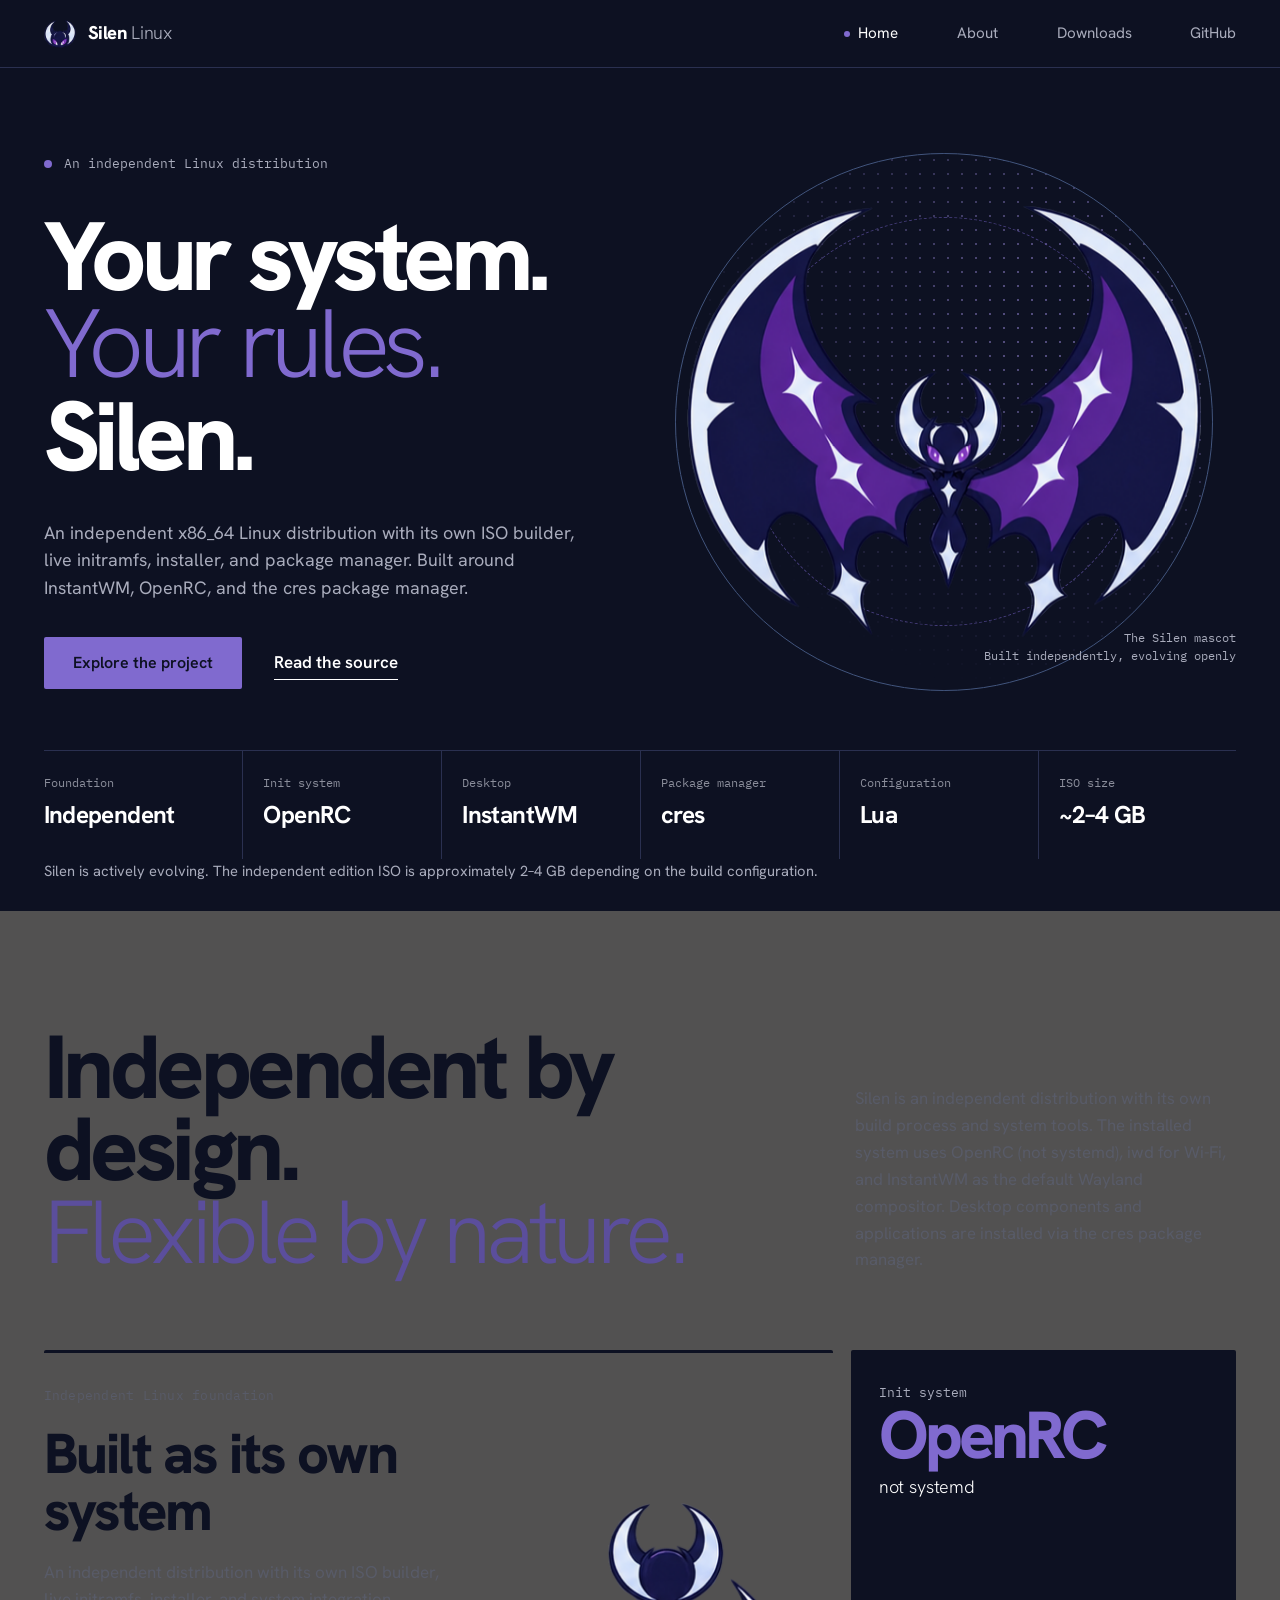
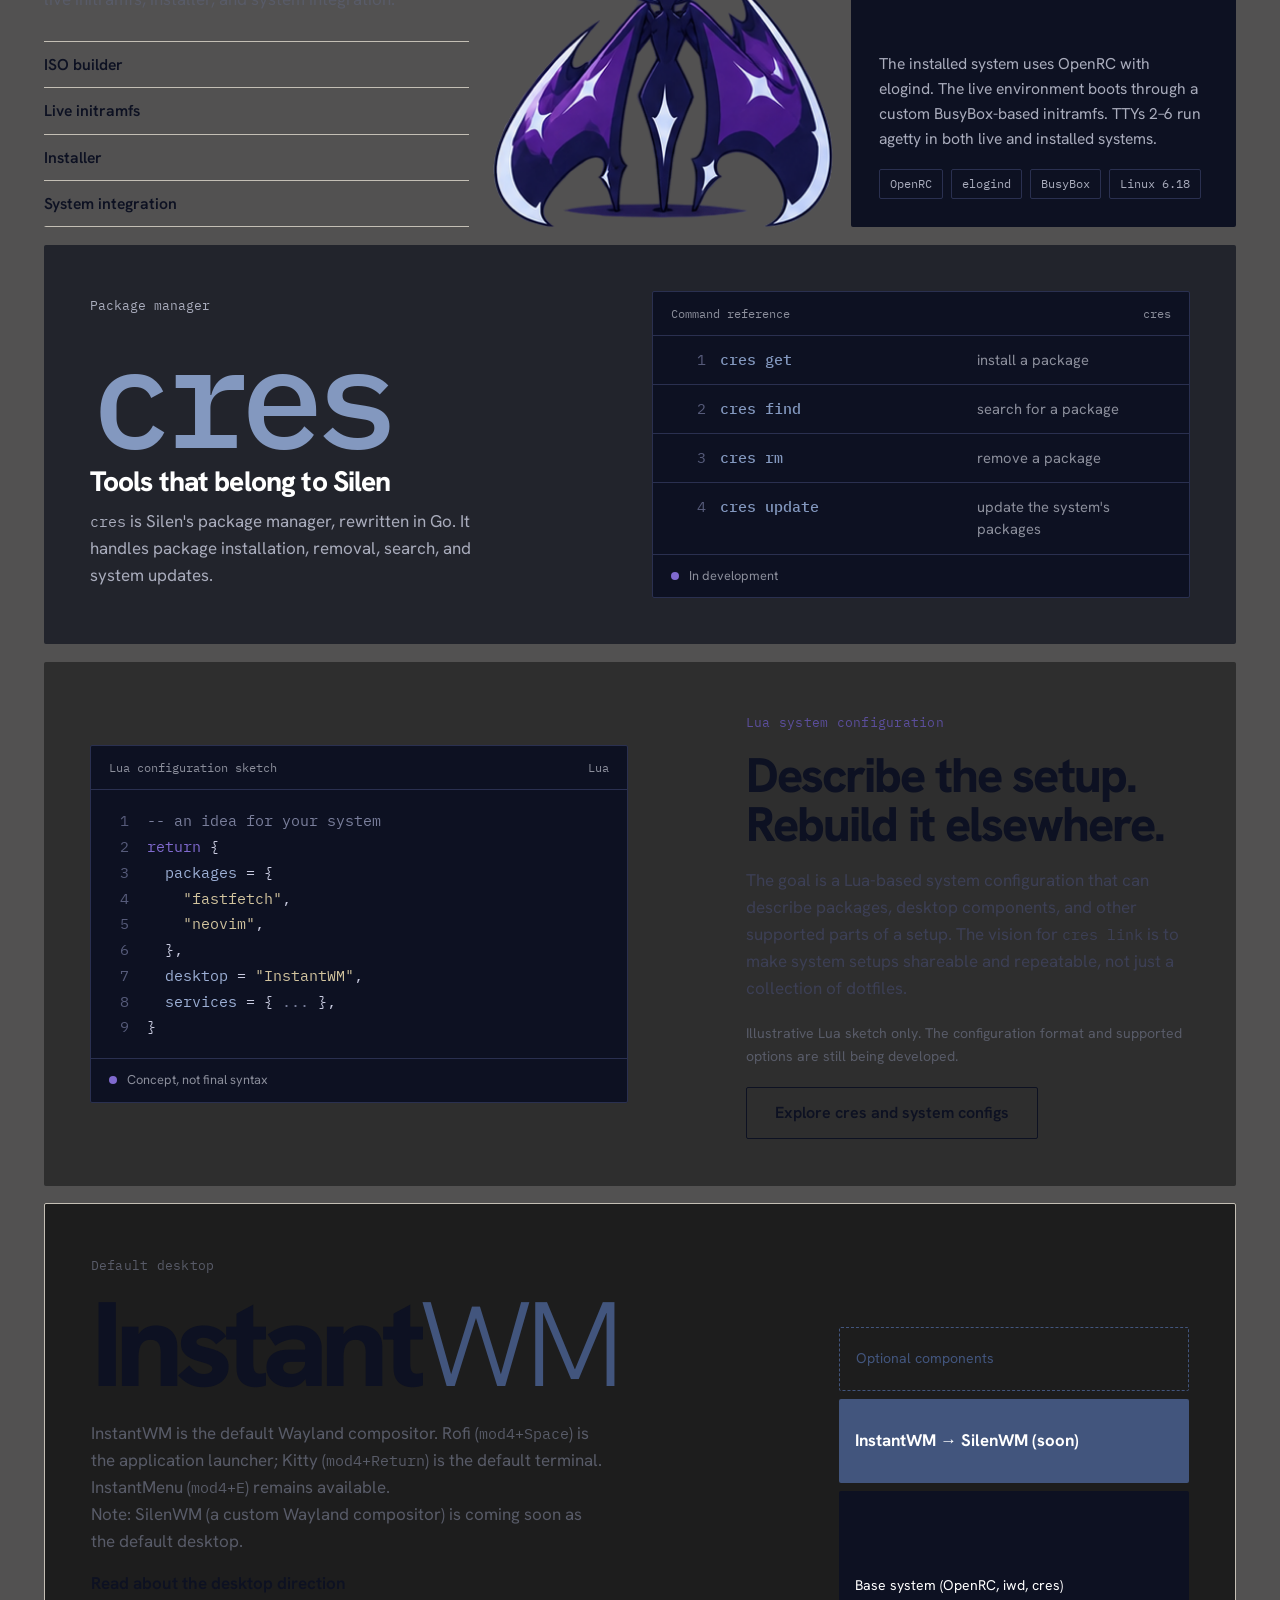
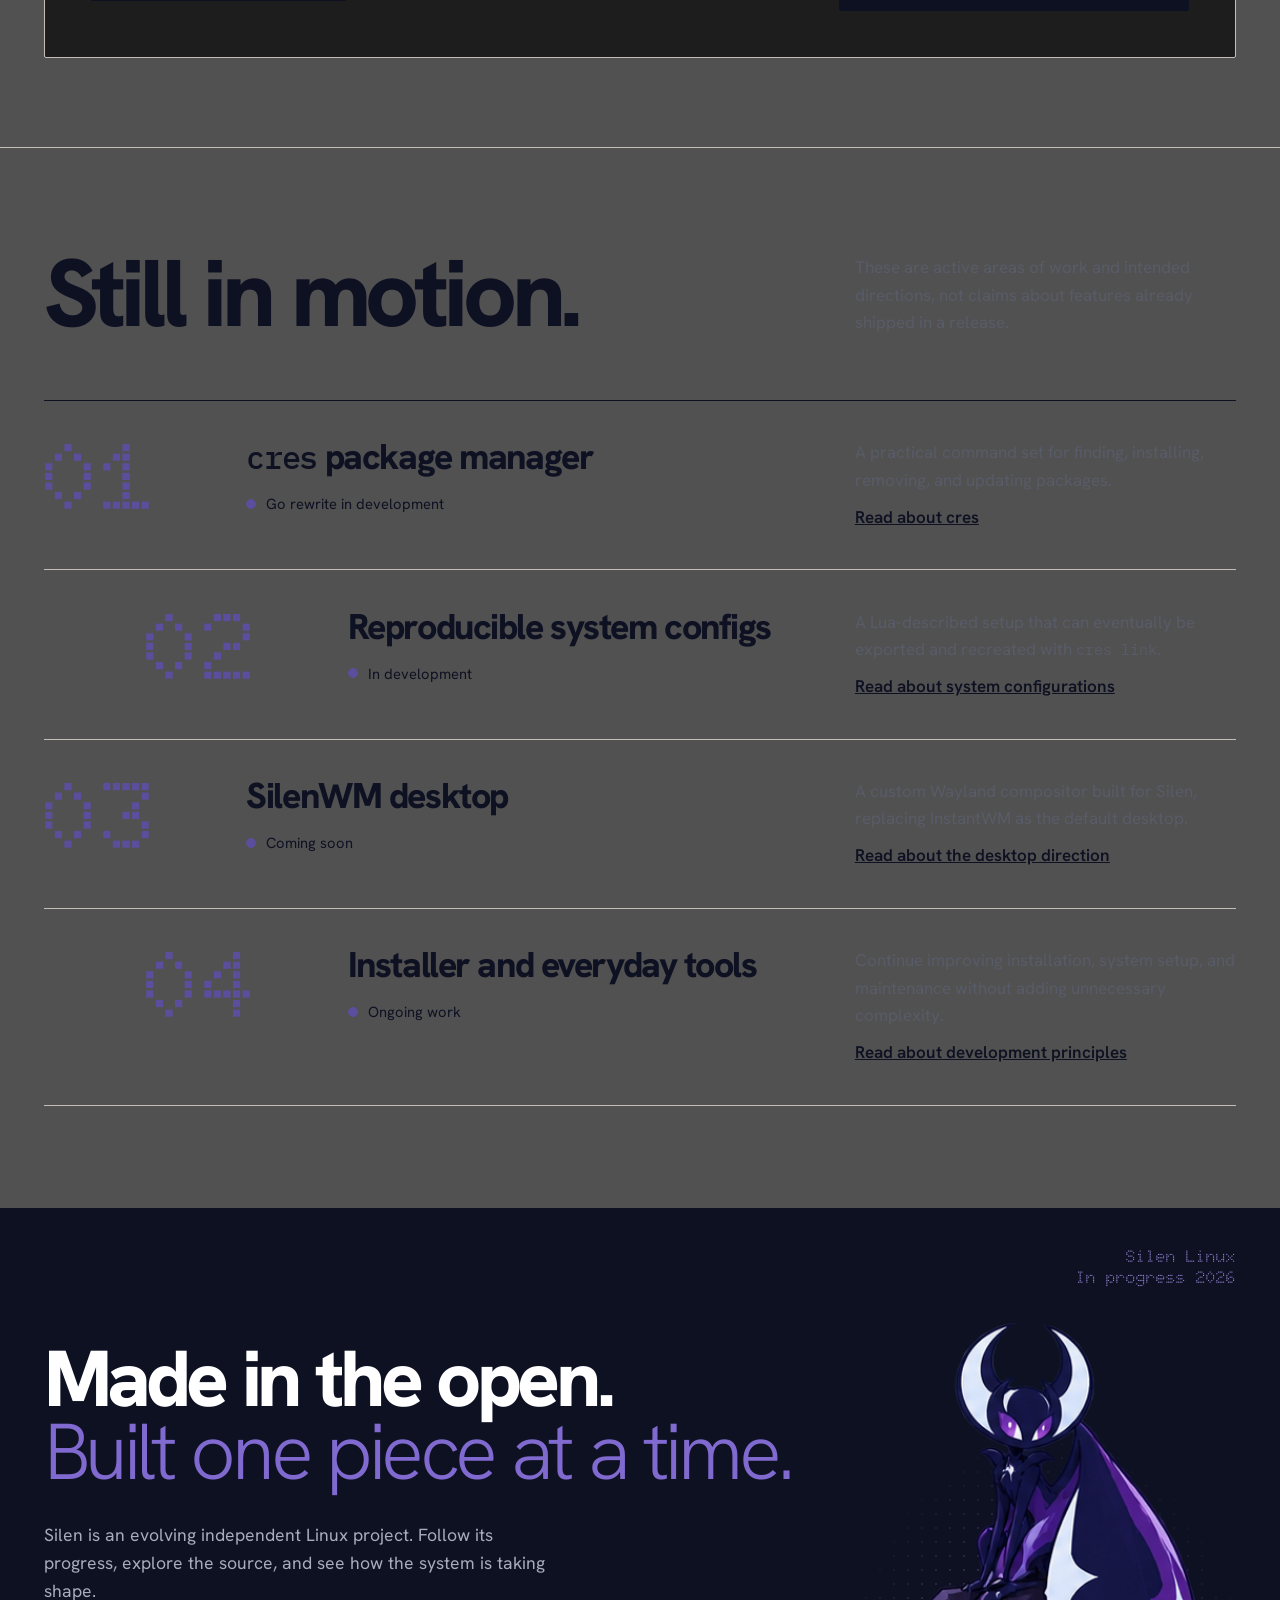
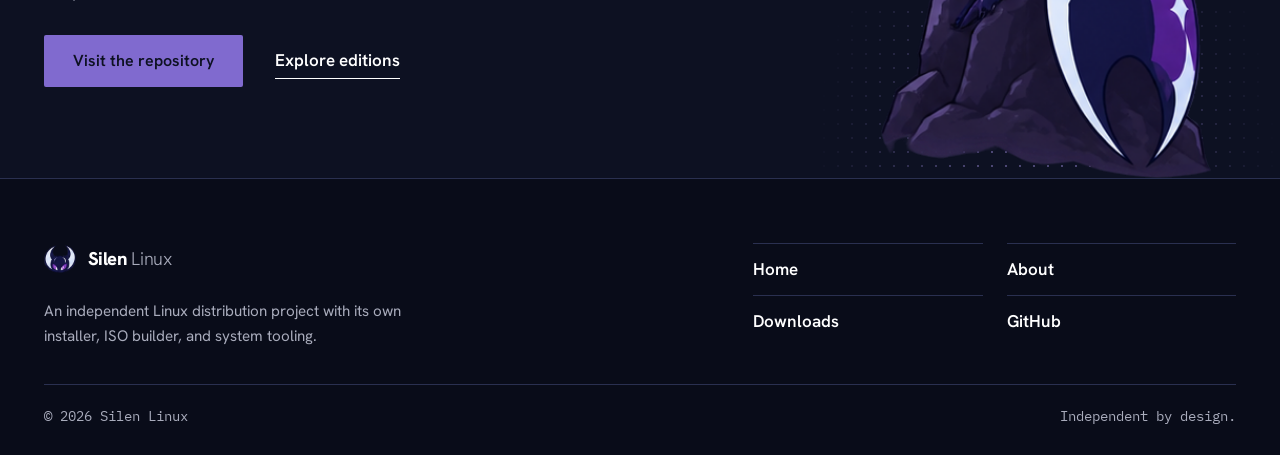
<file: index.html>
<!DOCTYPE html>
<html lang="en">
<head>
<meta charset="utf-8">
<meta name="viewport" content="width=device-width, initial-scale=1">
<title>Silen Linux: Make the system yours</title>
<meta name="description" content="Silen Linux is an independent x86_64 distribution with its own ISO builder, live initramfs, installer, and package manager. Built around InstantWM, OpenRC, and the cres package manager.">
<meta name="theme-color" content="#0d1122">
<link rel="icon" type="image/png" href="assets/favicon.png">
<link rel="preload" href="assets/fonts/hanken-grotesk-latin-wght-normal.woff2" as="font" type="font/woff2" crossorigin>
<link rel="stylesheet" href="css/style.css">
</head>
<body>
<a class="skip" href="#main">Skip to content</a>
<header class="site-header">
  <div class="nav">
    <a class="brand" href="index.html"><img src="assets/mascots/logo.png" alt="" width="32" height="32"><span>Silen<span class="brand-light"> Linux</span></span></a>
    <nav aria-label="Main">
      <ul class="nav-links" id="nav-links">
        <li><a href="index.html" aria-current="page">Home</a></li>
        <li><a href="about.html">About</a></li>
        <li><a href="downloads.html">Downloads</a></li>
        <li><a href="https://github.com/Cgtlpa/SilenLinux" class="ext" target="_blank" rel="noopener noreferrer">GitHub</a></li>
      </ul>
    </nav>
    <button class="menu-btn" type="button" aria-expanded="false" aria-controls="nav-links" aria-label="Open main menu"><span></span><span></span><span></span></button>
  </div>
</header>
<main id="main" class="light">
  <section class="hero on-dark" aria-labelledby="hero-title">
    <div class="hero-grid">
      <div class="hero-copy">
        <p class="hero-tag"><span class="dot"></span>An independent Linux distribution</p>
        <h1 id="hero-title"><span class="h-a">Your system.</span><span class="h-b">Your rules.</span><span class="h-c">Silen.</span></h1>
        <p class="hero-lead">An independent x86_64 Linux distribution with its own ISO builder, live initramfs, installer, and package manager. Built around InstantWM, OpenRC, and the cres package manager.</p>
        <div class="hero-actions"><a class="btn btn-solid" href="about.html">Explore the project</a><a class="link" href="https://github.com/Cgtlpa/SilenLinux" target="_blank" rel="noopener noreferrer">Read the source</a></div>
      </div>
      <div class="hero-art">
        <div class="moon" aria-hidden="true"><span class="moon-dots dotfield"></span><span class="moon-ring"></span><span class="moon-ring r2"></span></div>
        <img class="hero-mascot" src="assets/mascots/spread.png" width="547" height="458" alt="Silen's dark blue and violet moth-bat mascot with crescent-shaped wings spread">
        <p class="hero-caption">The Silen mascot<br>Built independently, evolving openly</p>
      </div>
    </div>
    <dl class="spec-strip">
      <div><dt>Foundation</dt><dd>Independent</dd></div>
      <div><dt>Init system</dt><dd>OpenRC</dd></div>
      <div><dt>Desktop</dt><dd>InstantWM</dd></div>
      <div><dt>Package manager</dt><dd>cres</dd></div>
      <div><dt>Configuration</dt><dd>Lua</dd></div>
      <div><dt>ISO size</dt><dd>~2–4 GB</dd></div>
    </dl>
    <p class="hero-note">Silen is actively evolving. The independent edition ISO is approximately 2–4 GB depending on the build configuration.</p>
  </section>

  <section class="overview" id="system" aria-labelledby="system-title">
    <div class="ov-head">
      <h2 id="system-title">Independent by design.<em>Flexible by nature.</em></h2>
      <p>Silen is an independent distribution with its own build process and system tools. The installed system uses OpenRC (not systemd), iwd for Wi-Fi, and InstantWM as the default Wayland compositor. Desktop components and applications are installed via the cres package manager.</p>
    </div>
    <div class="parts">
      <article class="part p-foundation">
        <div>
          <span class="part-tag label">Independent Linux foundation</span>
          <h3>Built as its own system</h3>
          <p>An independent distribution with its own ISO builder, live initramfs, installer, and system integration.</p>
          <ul><li>ISO builder</li><li>Live initramfs</li><li>Installer</li><li>System integration</li></ul>
        </div>
        <img src="assets/mascots/standing.png" width="334" height="318" alt="Silen mascot standing with wings folded" loading="lazy">
      </article>

      <article class="part p-openrc on-dark">
        <div>
          <span class="part-tag">Init system</span>
          <p class="big">OpenRC<small>not systemd</small></p>
        </div>
        <div>
          <p>The installed system uses OpenRC with elogind. The live environment boots through a custom BusyBox-based initramfs. TTYs 2–6 run agetty in both live and installed systems.</p>
          <div class="chips"><span>OpenRC</span><span>elogind</span><span>BusyBox</span><span>Linux 6.18</span></div>
        </div>
      </article>

      <article class="part p-cres">
        <div class="cres-copy">
          <span class="part-tag">Package manager</span>
          <span class="word" aria-hidden="true">cres</span>
          <h3>Tools that belong to Silen</h3>
          <p><code>cres</code> is Silen's package manager, rewritten in Go. It handles package installation, removal, search, and system updates.</p>
        </div>
        <div class="doc cres-doc on-dark">
          <div class="doc-cap"><span>Command reference</span><span>cres</span></div>
          <ol class="cmds">
            <li><span class="cmd"><b>cres get</b> <em><package></em></span><span class="what">install a package</span></li>
            <li><span class="cmd"><b>cres find</b> <em><package></em></span><span class="what">search for a package</span></li>
            <li><span class="cmd"><b>cres rm</b> <em><package></em></span><span class="what">remove a package</span></li>
            <li><span class="cmd"><b>cres update</b></span><span class="what">update the system's packages</span></li>
          </ol>
          <div class="doc-foot"><i></i>In development</div>
        </div>
      </article>

      <article class="part p-lua">
        <figure class="doc lua-doc on-dark" aria-label="Illustrative Lua configuration sketch">
  <figcaption class="doc-cap"><span>Lua configuration sketch</span><span>Lua</span></figcaption>
  <pre class="doc-code" tabindex="0"><code><span class="l"><span class="c">-- an idea for your system</span></span><span class="l"><span class="k">return</span> <span class="p">{</span></span><span class="l">  <span class="key">packages</span> <span class="p">= {</span></span><span class="l">    <span class="s">"fastfetch"</span><span class="p">,</span></span><span class="l">    <span class="s">"neovim"</span><span class="p">,</span></span><span class="l">  <span class="p">},</span></span><span class="l">  <span class="key">desktop</span> <span class="p">=</span> <span class="s">"InstantWM"</span><span class="p">,</span></span><span class="l">  <span class="key">services</span> <span class="p">= {</span> <span class="c">...</span> <span class="p">},</span></span><span class="l"><span class="p">}</span></span></code></pre>
  <div class="doc-foot"><i></i>Concept, not final syntax</div>
</figure>
        <div class="lua-copy">
          <span class="part-tag label">Lua system configuration</span>
          <h3>Describe the setup. Rebuild it elsewhere.</h3>
          <p>The goal is a Lua-based system configuration that can describe packages, desktop components, and other supported parts of a setup. The vision for <code>cres link</code> is to make system setups shareable and repeatable, not just a collection of dotfiles.</p>
          <p class="fine">Illustrative Lua sketch only. The configuration format and supported options are still being developed.</p>
          <div class="actions"><a class="btn btn-line" href="about.html#cres">Explore cres and system configs</a></div>
        </div>
      </article>

      <article class="part p-desktop">
        <div class="dt-copy">
          <span class="part-tag label">Default desktop</span>
          <span class="word">Instant<span>WM</span></span>
          <p>InstantWM is the default Wayland compositor. Rofi (<code>mod4+Space</code>) is the application launcher; Kitty (<code>mod4+Return</code>) is the default terminal. InstantMenu (<code>mod4+E</code>) remains available.</p>
          <p class="fine">Note: SilenWM (a custom Wayland compositor) is coming soon as the default desktop.</p>
          <a class="link" href="about.html#desktop">Read about the desktop direction</a>
        </div>
        <div class="layers" aria-label="Layers of the system, from the base to optional components">
          <div class="l-opt">Optional components</div>
          <div class="l-wm">InstantWM → SilenWM (soon)</div>
          <div class="l-base">Base system (OpenRC, iwd, cres)</div>
        </div>
      </article>
    </div>
  </section>

  <section class="roadmap" aria-labelledby="direction-title">
    <div class="rm-head">
      <h2 id="direction-title">Still in motion.</h2>
      <p>These are active areas of work and intended directions, not claims about features already shipped in a release.</p>
    </div>
    <ol class="road">
      <li class="road-item"><span class="road-n" aria-hidden="true">01</span><div class="road-main"><h3><code>cres</code> package manager</h3><p class="status active"><i></i>Go rewrite in development</p></div><p class="road-text">A practical command set for finding, installing, removing, and updating packages.<br><a href="about.html#cres">Read about cres</a></p></li>
      <li class="road-item"><span class="road-n" aria-hidden="true">02</span><div class="road-main"><h3>Reproducible system configs</h3><p class="status active"><i></i>In development</p></div><p class="road-text">A Lua-described setup that can eventually be exported and recreated with <code>cres link</code>.<br><a href="about.html#config">Read about system configurations</a></p></li>
      <li class="road-item"><span class="road-n" aria-hidden="true">03</span><div class="road-main"><h3>SilenWM desktop</h3><p class="status active"><i></i>Coming soon</p></div><p class="road-text">A custom Wayland compositor built for Silen, replacing InstantWM as the default desktop.<br><a href="about.html#desktop">Read about the desktop direction</a></p></li>
      <li class="road-item"><span class="road-n" aria-hidden="true">04</span><div class="road-main"><h3>Installer and everyday tools</h3><p class="status active"><i></i>Ongoing work</p></div><p class="road-text">Continue improving installation, system setup, and maintenance without adding unnecessary complexity.<br><a href="about.html#principles">Read about development principles</a></p></li>
    </ol>
  </section>

  <section class="closing on-dark">
    <div class="closing-grid">
      <div class="closing-copy">
        <h2>Made in the open.<span>Built one piece at a time.</span></h2>
        <p>Silen is an evolving independent Linux project. Follow its progress, explore the source, and see how the system is taking shape.</p>
        <div class="closing-actions"><a class="btn btn-solid" href="https://github.com/Cgtlpa/SilenLinux" target="_blank" rel="noopener noreferrer">Visit the repository</a><a class="link" href="downloads.html">Explore editions</a></div>
      </div>
      <div class="closing-art"><span class="dotfield" aria-hidden="true"></span><img src="assets/mascots/rock.png" width="314" height="433" alt="Silen mascot sitting on a rock" loading="lazy"></div>
    </div>
    <p class="closing-stamp" aria-hidden="true">Silen Linux<br>In progress 2026</p>
  </section>
</main>
<footer class="site-footer">
  <div class="foot">
    <div class="foot-id"><a class="brand" href="index.html"><img src="assets/mascots/logo.png" alt="" width="32" height="32"><span>Silen<span class="brand-light"> Linux</span></span></a><p>An independent Linux distribution project with its own installer, ISO builder, and system tooling.</p></div>
    <ul class="foot-nav" aria-label="Footer"><li><a href="index.html">Home</a></li><li><a href="about.html">About</a></li><li><a href="downloads.html">Downloads</a></li><li><a href="https://github.com/Cgtlpa/SilenLinux" target="_blank" rel="noopener noreferrer">GitHub</a></li></ul>
  </div>
  <div class="copy"><span>&copy; <span id="year">2026</span> Silen Linux</span><span>Independent by design.</span></div>
</footer>
<script src="js/main.js"></script>
</body>
</html>
</file>
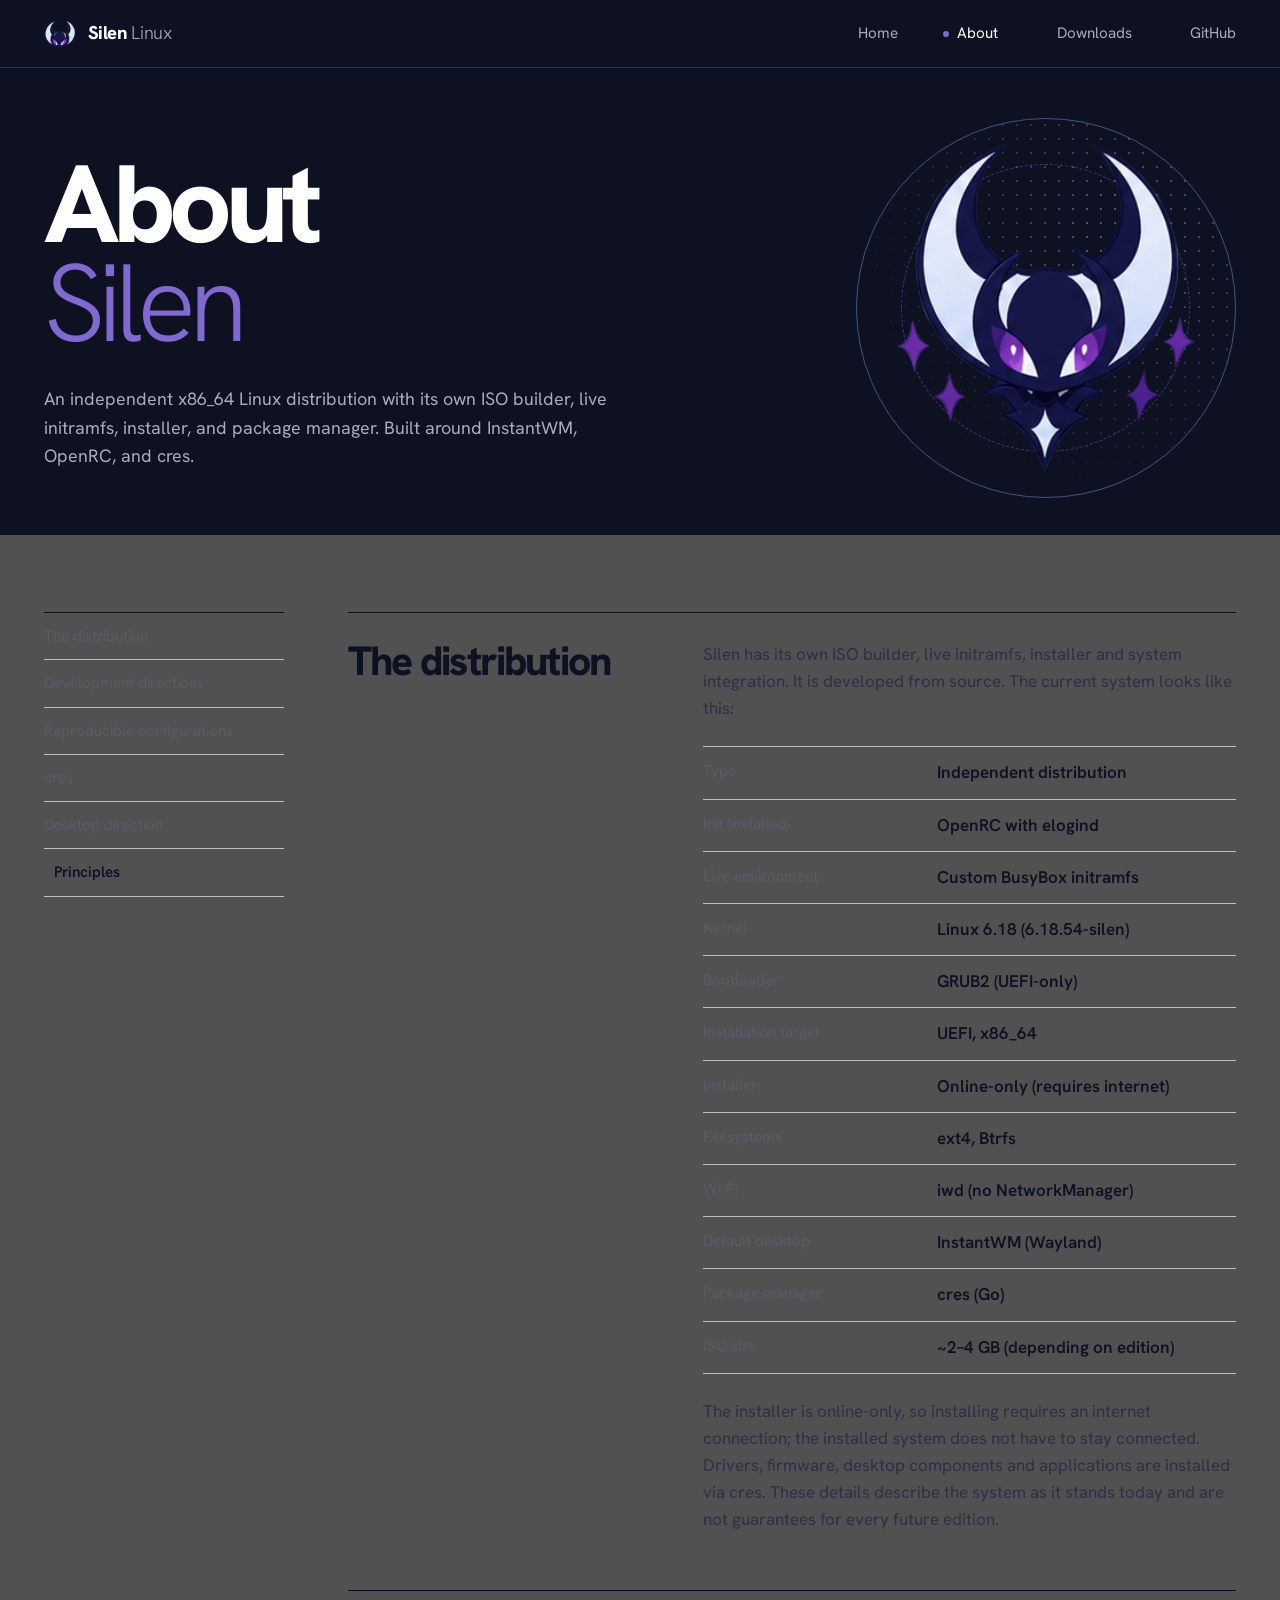
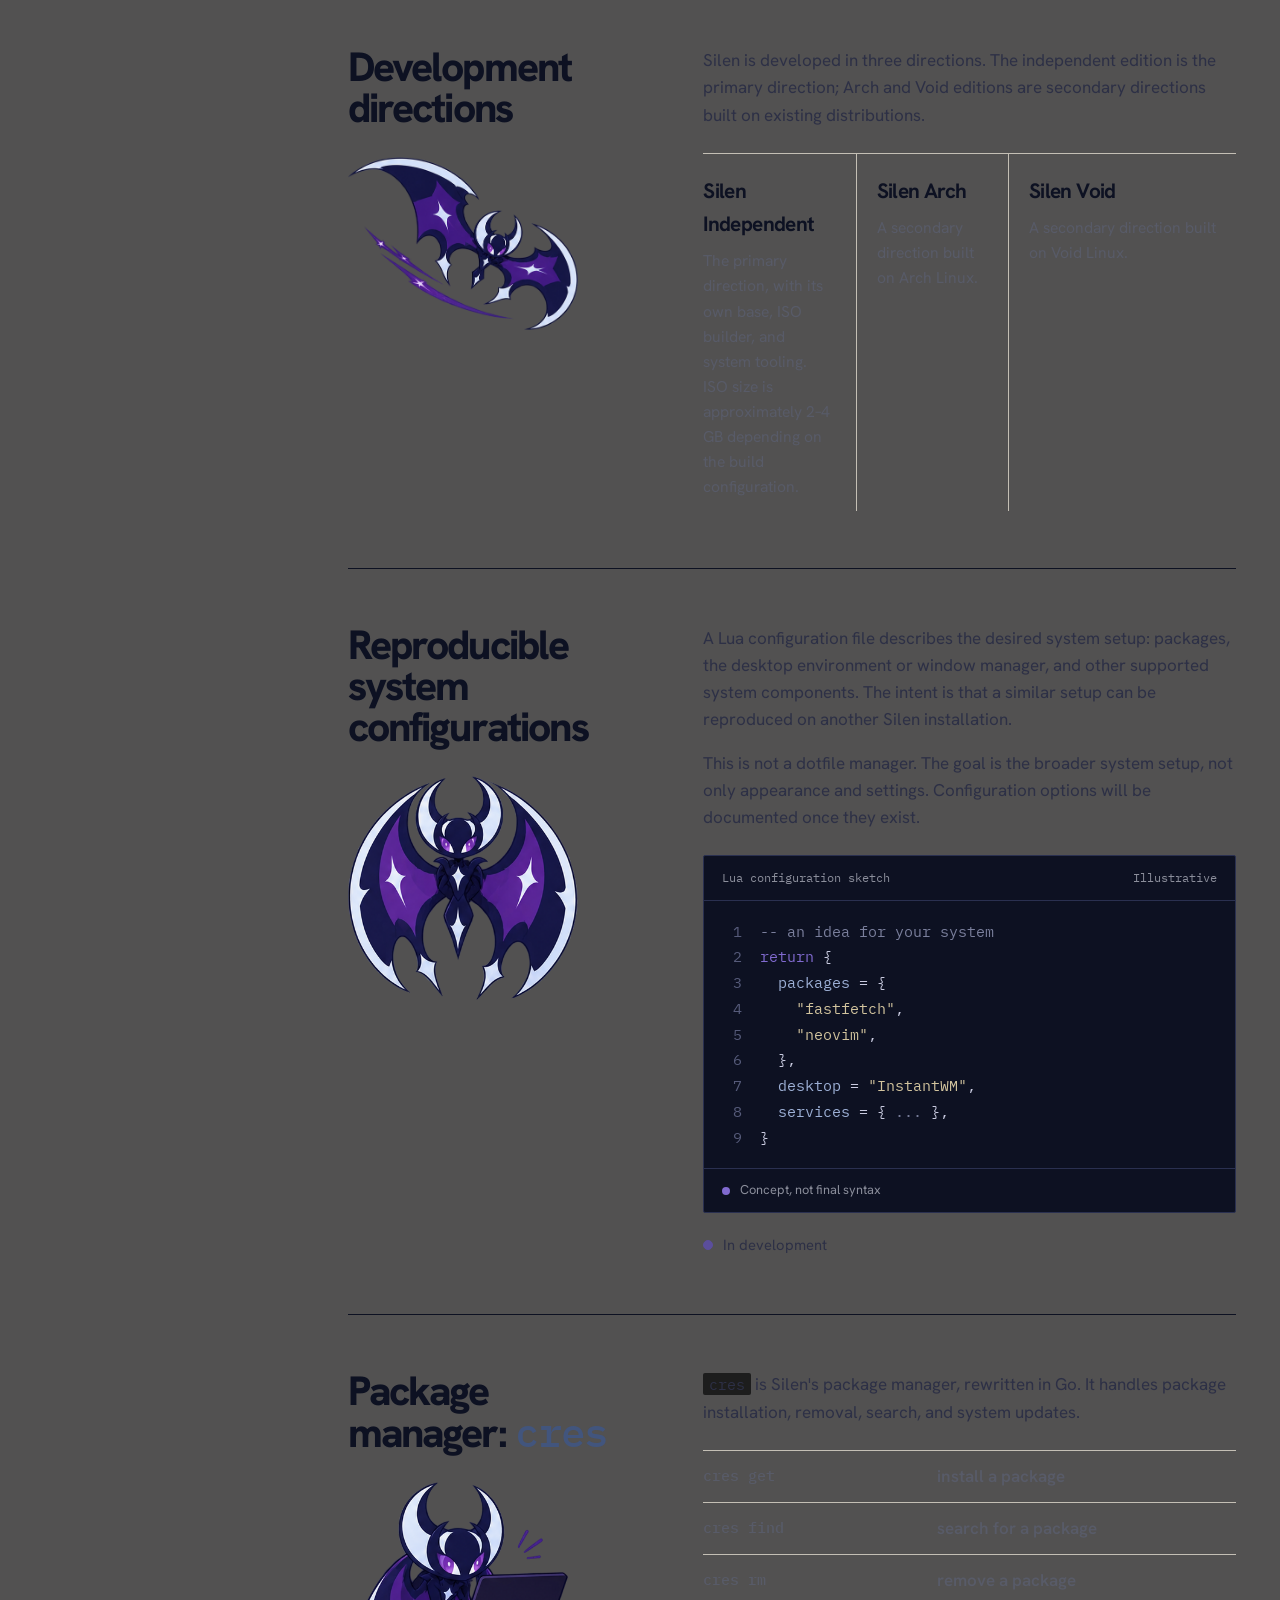
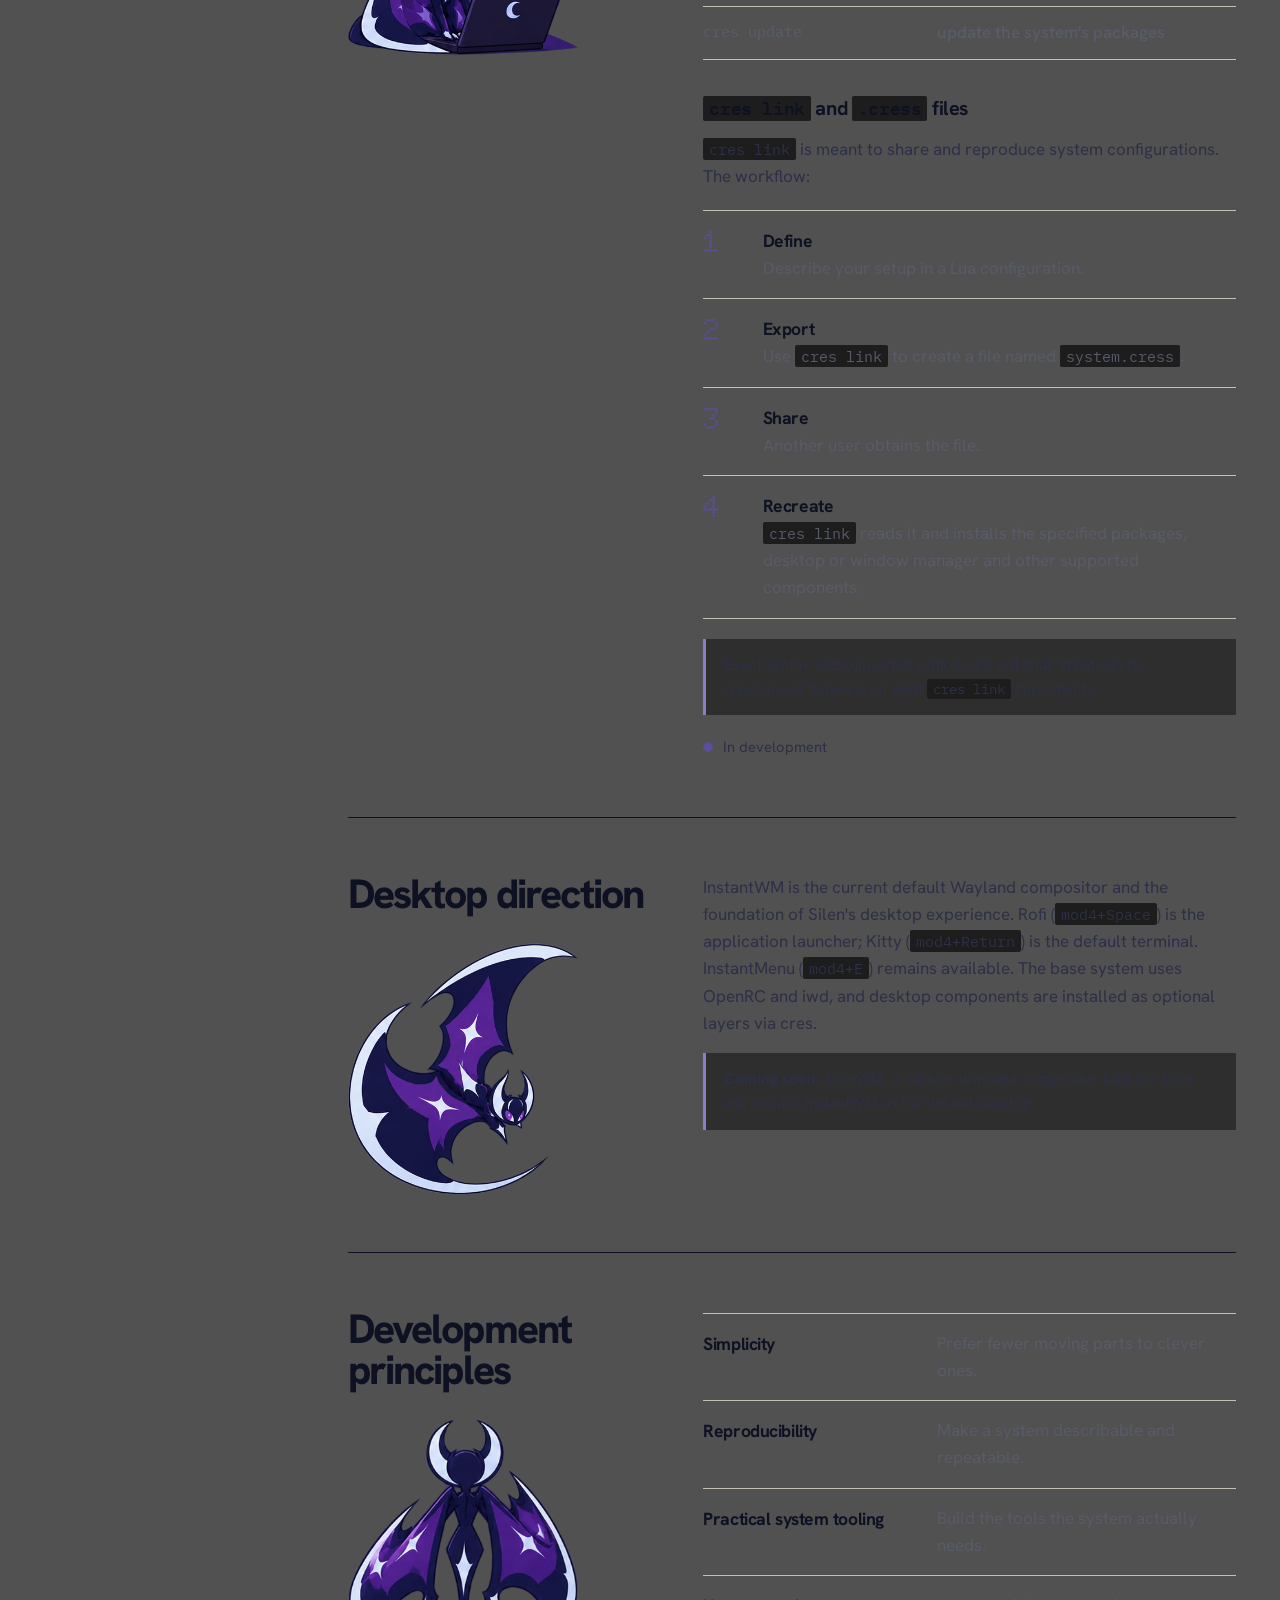
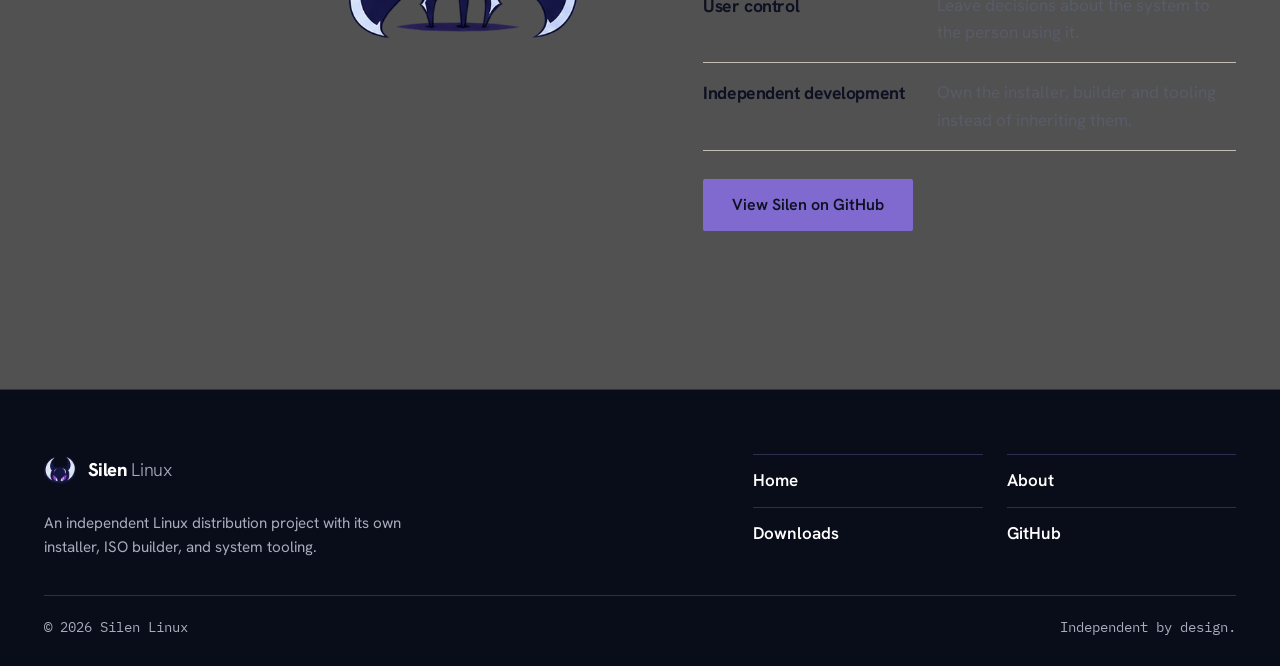
<file: about.html>
<!DOCTYPE html>
<html lang="en">
<head>
<meta charset="utf-8">
<meta name="viewport" content="width=device-width, initial-scale=1">
<title>About: Silen Linux</title>
<meta name="description" content="About Silen Linux: an independent x86_64 distribution with its own ISO builder, live initramfs, installer, OpenRC, InstantWM, and the cres package manager.">
<meta name="theme-color" content="#0d1122">
<link rel="icon" type="image/png" href="assets/favicon.png">
<link rel="preload" href="assets/fonts/hanken-grotesk-latin-wght-normal.woff2" as="font" type="font/woff2" crossorigin>
<link rel="stylesheet" href="css/style.css">
</head>
<body>
<a class="skip" href="#main">Skip to content</a>
<header class="site-header">
  <div class="nav">
    <a class="brand" href="index.html"><img src="assets/mascots/logo.png" alt="" width="32" height="32"><span>Silen<span class="brand-light"> Linux</span></span></a>
    <nav aria-label="Main">
      <ul class="nav-links" id="nav-links">
        <li><a href="index.html">Home</a></li>
        <li><a href="about.html" aria-current="page">About</a></li>
        <li><a href="downloads.html">Downloads</a></li>
        <li><a href="https://github.com/Cgtlpa/SilenLinux" class="ext" target="_blank" rel="noopener noreferrer">GitHub</a></li>
      </ul>
    </nav>
    <button class="menu-btn" type="button" aria-expanded="false" aria-controls="nav-links" aria-label="Open main menu"><span></span><span></span><span></span></button>
  </div>
</header>
<main id="main" class="light">
  <div class="page-head on-dark">
    <div class="ph-grid">
      <div class="ph-copy">
        <h1>About<span>Silen</span></h1>
        <p>An independent x86_64 Linux distribution with its own ISO builder, live initramfs, installer, and package manager. Built around InstantWM, OpenRC, and cres.</p>
      </div>
      <div class="ph-art"><div class="moon" aria-hidden="true"><span class="moon-dots dotfield"></span><span class="moon-ring"></span><span class="moon-ring r2"></span></div><img src="assets/mascots/head.png" width="260" height="285" alt="Close-up of the Silen mascot surrounded by violet sparkles"></div>
    </div>
  </div>
  <div class="about-layout">
    <nav class="toc" aria-label="On this page">
      <a href="#distribution">The distribution</a><a href="#directions">Development directions</a><a href="#config">Reproducible configurations</a><a href="#cres">cres</a><a href="#desktop">Desktop direction</a><a href="#principles">Principles</a>
    </nav>
    <div class="article">
      <section id="distribution">
        <div class="sec-side"><h2>The distribution</h2></div>
        <div class="sec-body">
          <p>Silen has its own ISO builder, live initramfs, installer and system integration. It is developed from source. The current system looks like this:</p>
          <ul class="specs">
            <li><span>Type</span><span>Independent distribution</span></li>
            <li><span>Init (installed)</span><span>OpenRC with elogind</span></li>
            <li><span>Live environment</span><span>Custom BusyBox initramfs</span></li>
            <li><span>Kernel</span><span>Linux 6.18 (6.18.54-silen)</span></li>
            <li><span>Bootloader</span><span>GRUB2 (UEFI-only)</span></li>
            <li><span>Installation target</span><span>UEFI, x86_64</span></li>
            <li><span>Installer</span><span>Online-only (requires internet)</span></li>
            <li><span>Filesystems</span><span>ext4, Btrfs</span></li>
            <li><span>Wi-Fi</span><span>iwd (no NetworkManager)</span></li>
            <li><span>Default desktop</span><span>InstantWM (Wayland)</span></li>
            <li><span>Package manager</span><span>cres (Go)</span></li>
            <li><span>ISO size</span><span>~2–4 GB (depending on edition)</span></li>
          </ul>
          <p>The installer is online-only, so installing requires an internet connection; the installed system does not have to stay connected. Drivers, firmware, desktop components and applications are installed via cres. These details describe the system as it stands today and are not guarantees for every future edition.</p>
        </div>
      </section>

      <section id="directions">
        <div class="sec-side"><h2>Development directions</h2><img class="art" src="assets/mascots/slash.png" width="529" height="398" alt="" loading="lazy"></div>
        <div class="sec-body">
          <p>Silen is developed in three directions. The independent edition is the primary direction; Arch and Void editions are secondary directions built on existing distributions.</p>
          <div class="dirs">
            <div><h3>Silen Independent</h3><p>The primary direction, with its own base, ISO builder, and system tooling. ISO size is approximately 2–4 GB depending on the build configuration.</p></div>
            <div><h3>Silen Arch</h3><p>A secondary direction built on Arch Linux.</p></div>
            <div><h3>Silen Void</h3><p>A secondary direction built on Void Linux.</p></div>
          </div>
        </div>
      </section>

      <section id="config">
        <div class="sec-side"><h2>Reproducible system configurations</h2><img class="art" src="assets/mascots/center.png" width="381" height="372" alt="The Silen mascot with wings open, facing forward" loading="lazy"></div>
        <div class="sec-body">
          <p>A Lua configuration file describes the desired system setup: packages, the desktop environment or window manager, and other supported system components. The intent is that a similar setup can be reproduced on another Silen installation.</p>
          <p>This is not a dotfile manager. The goal is the broader system setup, not only appearance and settings. Configuration options will be documented once they exist.</p>
          <figure class="doc " aria-label="Illustrative Lua configuration sketch">
  <figcaption class="doc-cap"><span>Lua configuration sketch</span><span>Illustrative</span></figcaption>
  <pre class="doc-code" tabindex="0"><code><span class="l"><span class="c">-- an idea for your system</span></span><span class="l"><span class="k">return</span> <span class="p">{</span></span><span class="l">  <span class="key">packages</span> <span class="p">= {</span></span><span class="l">    <span class="s">"fastfetch"</span><span class="p">,</span></span><span class="l">    <span class="s">"neovim"</span><span class="p">,</span></span><span class="l">  <span class="p">},</span></span><span class="l">  <span class="key">desktop</span> <span class="p">=</span> <span class="s">"InstantWM"</span><span class="p">,</span></span><span class="l">  <span class="key">services</span> <span class="p">= {</span> <span class="c">...</span> <span class="p">},</span></span><span class="l"><span class="p">}</span></span></code></pre>
  <div class="doc-foot"><i></i>Concept, not final syntax</div>
</figure>
          <p class="status active"><i></i>In development</p>
        </div>
      </section>

      <section id="cres">
        <div class="sec-side"><h2>Package manager: <span class="mono">cres</span></h2><img class="art" src="assets/mascots/laptop.png" width="390" height="292" alt="The Silen mascot typing on a laptop" loading="lazy"></div>
        <div class="sec-body">
          <p><code>cres</code> is Silen's package manager, rewritten in Go. It handles package installation, removal, search, and system updates.</p>
          <ul class="specs">
            <li><code>cres get <package></code><span>install a package</span></li>
            <li><code>cres find <package></code><span>search for a package</span></li>
            <li><code>cres rm <package></code><span>remove a package</span></li>
            <li><code>cres update</code><span>update the system's packages</span></li>
          </ul>
          <h3><code>cres link</code> and <code>.cress</code> files</h3>
          <p><code>cres link</code> is meant to share and reproduce system configurations. The workflow:</p>
          <ol class="steps">
            <li><strong>Define</strong><span>Describe your setup in a Lua configuration.</span></li>
            <li><strong>Export</strong><span>Use <code>cres link</code> to create a file named <code>system.cress</code>.</span></li>
            <li><strong>Share</strong><span>Another user obtains the file.</span></li>
            <li><strong>Recreate</strong><span><code>cres link</code> reads it and installs the specified packages, desktop or window manager and other supported components.</span></li>
          </ol>
          <p class="note">Exact syntax and supported options are not final. What can be reproduced depends on what <code>cres link</code> implements.</p>
          <p class="status active"><i></i>In development</p>
        </div>
      </section>

      <section id="desktop">
        <div class="sec-side"><h2>Desktop direction</h2><img class="art" src="assets/mascots/flying.png" width="411" height="451" alt="The Silen mascot in flight" loading="lazy"></div>
        <div class="sec-body">
          <p>InstantWM is the current default Wayland compositor and the foundation of Silen's desktop experience. Rofi (<code>mod4+Space</code>) is the application launcher; Kitty (<code>mod4+Return</code>) is the default terminal. InstantMenu (<code>mod4+E</code>) remains available. The base system uses OpenRC and iwd, and desktop components are installed as optional layers via cres.</p>
          <p class="note"><strong>Coming soon:</strong> SilenWM, a custom Wayland compositor built for Silen, will replace InstantWM as the default desktop.</p>
        </div>
      </section>

      <section id="principles">
        <div class="sec-side"><h2>Development principles</h2><img class="art" src="assets/mascots/standing.png" width="334" height="318" alt="The Silen mascot standing with wings folded" loading="lazy"></div>
        <div class="sec-body">
          <ul class="principles">
            <li><strong>Simplicity</strong><span>Prefer fewer moving parts to clever ones.</span></li>
            <li><strong>Reproducibility</strong><span>Make a system describable and repeatable.</span></li>
            <li><strong>Practical system tooling</strong><span>Build the tools the system actually needs.</span></li>
            <li><strong>User control</strong><span>Leave decisions about the system to the person using it.</span></li>
            <li><strong>Independent development</strong><span>Own the installer, builder and tooling instead of inheriting them.</span></li>
          </ul>
          <div class="actions"><a class="btn btn-solid" href="https://github.com/Cgtlpa/SilenLinux" target="_blank" rel="noopener noreferrer">View Silen on GitHub</a></div>
        </div>
      </section>
    </div>
  </div>
</main>
<footer class="site-footer">
  <div class="foot">
    <div class="foot-id"><a class="brand" href="index.html"><img src="assets/mascots/logo.png" alt="" width="32" height="32"><span>Silen<span class="brand-light"> Linux</span></span></a><p>An independent Linux distribution project with its own installer, ISO builder, and system tooling.</p></div>
    <ul class="foot-nav" aria-label="Footer"><li><a href="index.html">Home</a></li><li><a href="about.html">About</a></li><li><a href="downloads.html">Downloads</a></li><li><a href="https://github.com/Cgtlpa/SilenLinux" target="_blank" rel="noopener noreferrer">GitHub</a></li></ul>
  </div>
  <div class="copy"><span>&copy; <span id="year">2026</span> Silen Linux</span><span>Independent by design.</span></div>
</footer>
<script src="js/main.js"></script>
</body>
</html>
</file>
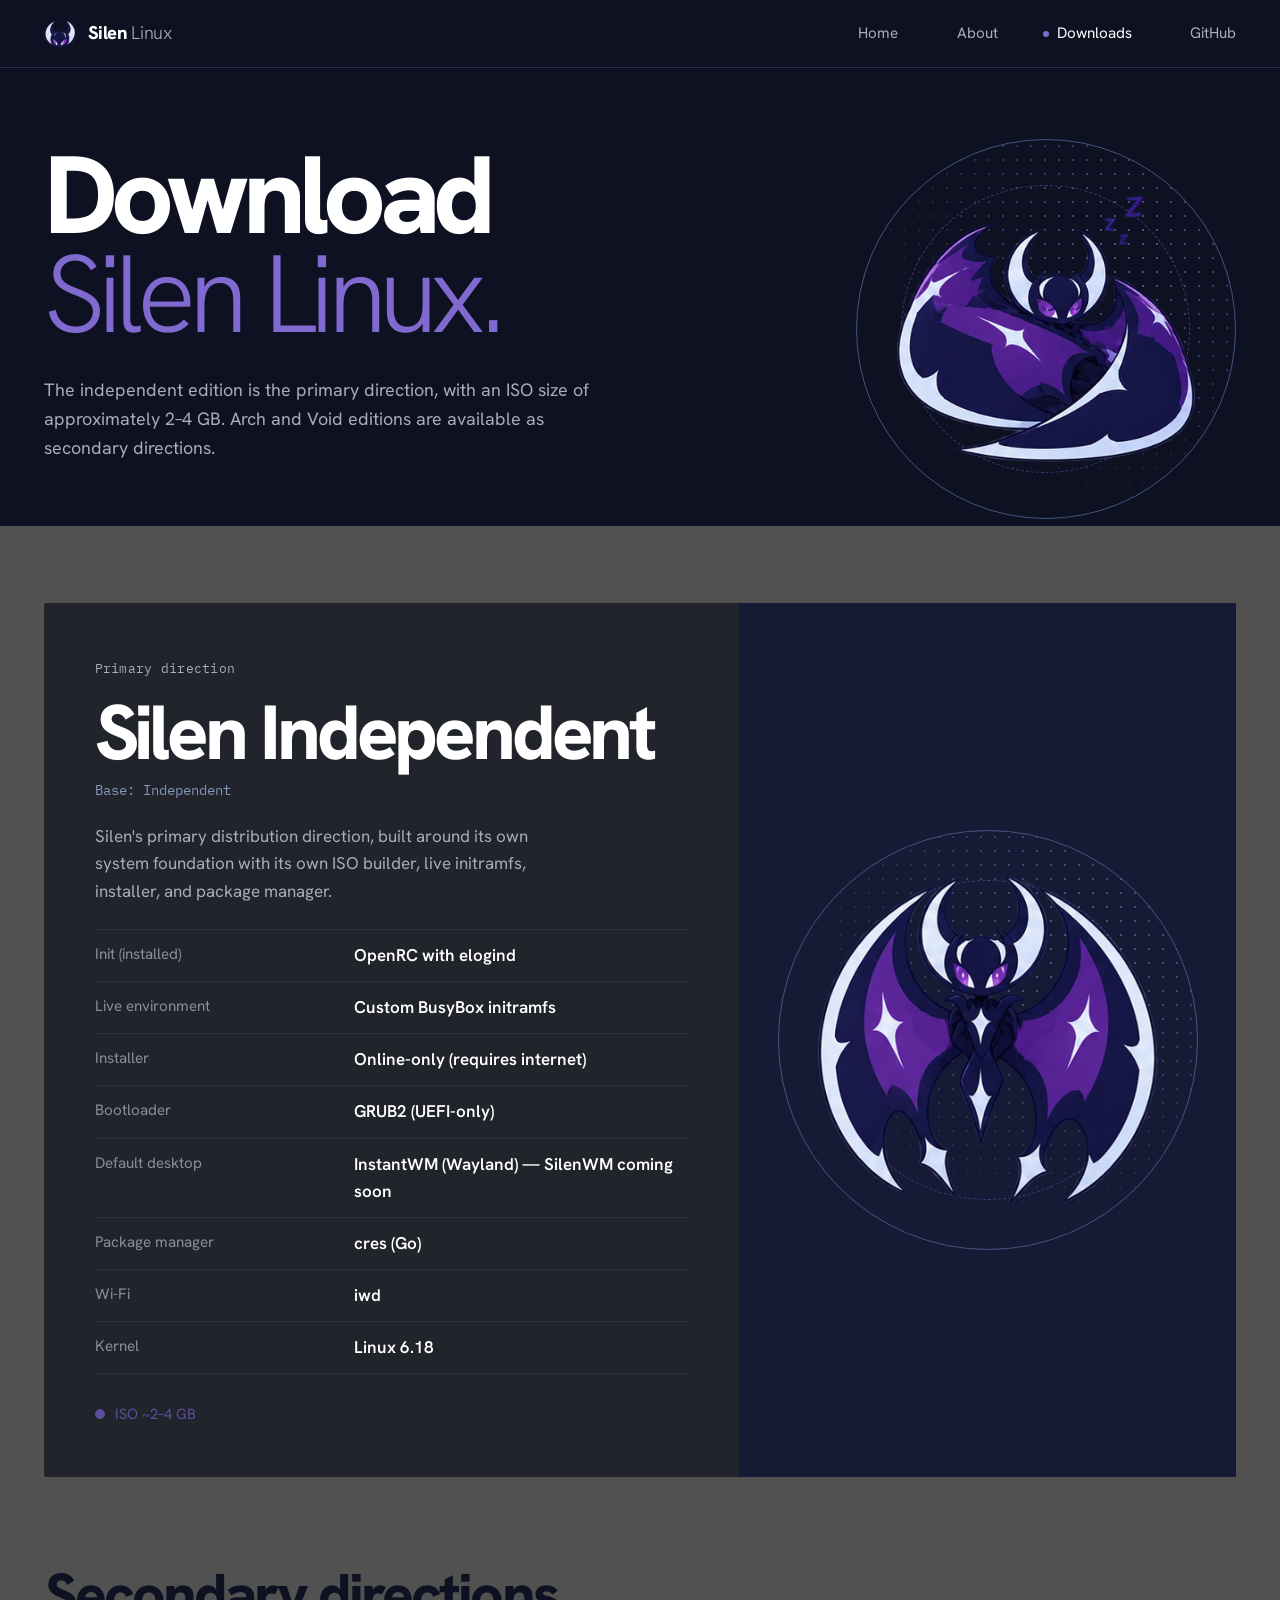
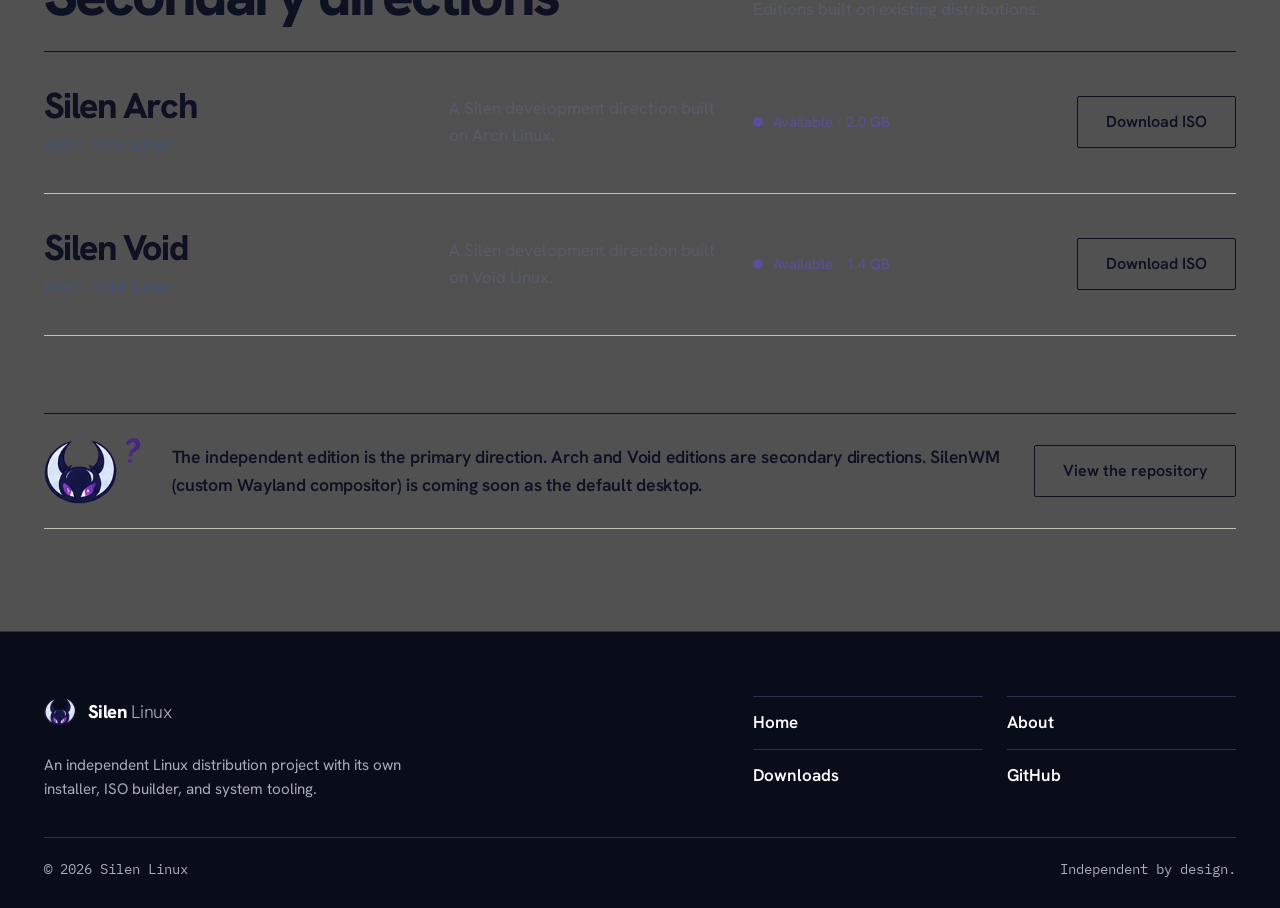
<file: downloads.html>
<!DOCTYPE html>
<html lang="en">
<head>
<meta charset="utf-8">
<meta name="viewport" content="width=device-width, initial-scale=1">
<title>Downloads: Silen Linux</title>
<meta name="description" content="Download Silen Linux. The independent edition ISO is approximately 2–4 GB. Arch and Void editions are also available.">
<meta name="theme-color" content="#0d1122">
<link rel="icon" type="image/png" href="assets/favicon.png">
<link rel="preload" href="assets/fonts/hanken-grotesk-latin-wght-normal.woff2" as="font" type="font/woff2" crossorigin>
<link rel="stylesheet" href="css/style.css">
</head>
<body>
<a class="skip" href="#main">Skip to content</a>
<header class="site-header">
  <div class="nav">
    <a class="brand" href="index.html"><img src="assets/mascots/logo.png" alt="" width="32" height="32"><span>Silen<span class="brand-light"> Linux</span></span></a>
    <nav aria-label="Main">
      <ul class="nav-links" id="nav-links">
        <li><a href="index.html">Home</a></li>
        <li><a href="about.html">About</a></li>
        <li><a href="downloads.html" aria-current="page">Downloads</a></li>
        <li><a href="https://github.com/Cgtlpa/SilenLinux" class="ext" target="_blank" rel="noopener noreferrer">GitHub</a></li>
      </ul>
    </nav>
    <button class="menu-btn" type="button" aria-expanded="false" aria-controls="nav-links" aria-label="Open main menu"><span></span><span></span><span></span></button>
  </div>
</header>
<main id="main" class="light">
  <div class="page-head on-dark">
    <div class="ph-grid">
      <div class="ph-copy">
        <h1>Download<span>Silen Linux.</span></h1>
        <p>The independent edition is the primary direction, with an ISO size of approximately 2–4 GB. Arch and Void editions are available as secondary directions.</p>
      </div>
      <div class="ph-art"><div class="moon" aria-hidden="true"><span class="moon-dots dotfield"></span><span class="moon-ring"></span><span class="moon-ring r2"></span></div><img src="assets/mascots/sleeping.png" width="370" height="331" alt="The Silen mascot asleep, curled in its wings"></div>
    </div>
  </div>
  <div class="dl">
    <div class="featured on-dark">
      <div class="featured-main">
        <span class="label">Primary direction</span>
        <h2 id="silen-independent">Silen Independent</h2>
        <span class="base">Base: Independent</span>
        <p>Silen's primary distribution direction, built around its own system foundation with its own ISO builder, live initramfs, installer, and package manager.</p>
        <ul class="specs">
          <li><span>Init (installed)</span><span>OpenRC with elogind</span></li>
          <li><span>Live environment</span><span>Custom BusyBox initramfs</span></li>
          <li><span>Installer</span><span>Online-only (requires internet)</span></li>
          <li><span>Bootloader</span><span>GRUB2 (UEFI-only)</span></li>
          <li><span>Default desktop</span><span>InstantWM (Wayland) — SilenWM coming soon</span></li>
          <li><span>Package manager</span><span>cres (Go)</span></li>
          <li><span>Wi-Fi</span><span>iwd</span></li>
          <li><span>Kernel</span><span>Linux 6.18</span></li>
        </ul>
        <div class="featured-action"><div class="status-label available">ISO ~2–4 GB</div></div>
      </div>
      <div class="featured-art"><div class="moon" aria-hidden="true"><span class="moon-dots dotfield"></span><span class="moon-ring"></span><span class="moon-ring r2"></span></div><img src="assets/mascots/center.png" width="381" height="372" alt="The Silen mascot with wings open, facing forward"></div>
    </div>

    <div class="others-head"><h2>Secondary directions</h2><p>Editions built on existing distributions.</p></div>
    <div class="others">
      <article class="edition" aria-labelledby="silen-arch">
        <div><h3 id="silen-arch">Silen Arch</h3><span class="base">Base: Arch Linux</span></div>
        <p>A Silen development direction built on Arch Linux.</p>
        <div class="status-label available">Available &middot; 2.0 GB</div>
        <a class="btn btn-line" href="https://huggingface.co/datasets/vgzz/silen-isos/resolve/main/silen-linux-arch.iso" target="_blank" rel="noopener noreferrer">Download ISO</a>
      </article>
      <article class="edition" aria-labelledby="silen-void">
        <div><h3 id="silen-void">Silen Void</h3><span class="base">Base: Void Linux</span></div>
        <p>A Silen development direction built on Void Linux.</p>
        <div class="status-label available">Available &middot; 1.4 GB</div>
        <a class="btn btn-line" href="https://huggingface.co/datasets/vgzz/silen-isos/resolve/main/silen-linux-void.iso" target="_blank" rel="noopener noreferrer">Download ISO</a>
      </article>
    </div>

    <div class="dl-note">
      <img src="assets/mascots/face4.png" width="140" height="97" alt="The Silen mascot looking puzzled" loading="lazy">
      <p>The independent edition is the primary direction. Arch and Void editions are secondary directions. SilenWM (custom Wayland compositor) is coming soon as the default desktop.</p>
      <a class="btn btn-line" href="https://github.com/Cgtlpa/SilenLinux" target="_blank" rel="noopener noreferrer">View the repository</a>
    </div>
  </div>
</main>
<footer class="site-footer">
  <div class="foot">
    <div class="foot-id"><a class="brand" href="index.html"><img src="assets/mascots/logo.png" alt="" width="32" height="32"><span>Silen<span class="brand-light"> Linux</span></span></a><p>An independent Linux distribution project with its own installer, ISO builder, and system tooling.</p></div>
    <ul class="foot-nav" aria-label="Footer"><li><a href="index.html">Home</a></li><li><a href="about.html">About</a></li><li><a href="downloads.html">Downloads</a></li><li><a href="https://github.com/Cgtlpa/SilenLinux" target="_blank" rel="noopener noreferrer">GitHub</a></li></ul>
  </div>
  <div class="copy"><span>&copy; <span id="year">2026</span> Silen Linux</span><span>Independent by design.</span></div>
</footer>
<script src="js/main.js"></script>
</body>
</html>
</file>
<file: css/style.css>
/* Silen Linux: design system
   Swiss grid, dot-matrix details, tonal lavender surfaces, calm spacing. */

@font-face{font-family:"Hanken Grotesk";src:url("../assets/fonts/hanken-grotesk-latin-wght-normal.woff2") format("woff2");font-weight:100 900;font-style:normal;font-display:swap}
@font-face{font-family:"Doto";src:url("../assets/fonts/doto-latin-wght-normal.woff2") format("woff2");font-weight:100 900;font-style:normal;font-display:swap}
@font-face{font-family:"IBM Plex Mono";src:url("../assets/fonts/ibm-plex-mono-latin-400-normal.woff2") format("woff2");font-weight:400;font-style:normal;font-display:swap}
@font-face{font-family:"IBM Plex Mono";src:url("../assets/fonts/ibm-plex-mono-latin-500-normal.woff2") format("woff2");font-weight:500;font-style:normal;font-display:swap}

:root{
  --navy:#0D1122;
  --navy-2:#151B35;
  --navy-3:#1E2650;
  --graphite:#22242C;
  --graphite-2:#2D303A;
  --paper:#525151;
  --paper-2:#1d1d1d;
  --lav:#806acf;
  --lav-mid:#8B7DC6;
  --lav-deep:#5B4E9C;
  --lav-tint:#2e2e2e;
  --blue:#8398BF;
  --blue-deep:#42557D;
  --sand:#D2C49E;
  --grey:#8B8E9B;
  --soft-dark:#A9ACBC;
  --soft-light:#585B68;
  --line-d:#2A3050;
  --line-l:#C4BFB5;
  --pad:clamp(20px,3.4vw,56px);
  --head-h:68px;
  --font:"Hanken Grotesk","Helvetica Neue",Helvetica,"Segoe UI",Arial,sans-serif;
  --mono:"IBM Plex Mono",ui-monospace,"SF Mono",Menlo,Consolas,monospace;
  --dot:"Doto","IBM Plex Mono",monospace;
  --r:2px;
}

*,*::before,*::after{box-sizing:border-box}
html{-webkit-text-size-adjust:100%;scroll-behavior:smooth;scroll-padding-top:calc(var(--head-h) + 16px)}
html.menu-open{overflow:hidden}
body{margin:0;background:var(--paper);color:var(--navy);font-family:var(--font);font-size:1.0625rem;line-height:1.6;overflow-x:hidden;-webkit-font-smoothing:antialiased}
img{display:block;max-width:100%;height:auto}
h1,h2,h3,p,ul,ol,dl,dd,figure{margin:0}
ul,ol{padding:0;list-style:none}
a{color:inherit}
code{font-family:var(--mono);font-size:.9em}
:focus-visible{outline:2px solid var(--lav-mid);outline-offset:3px}
.on-dark :focus-visible,.site-header :focus-visible,.site-footer :focus-visible{outline-color:var(--lav)}
.skip{position:absolute;left:var(--pad);top:-80px;background:var(--lav);color:var(--navy);padding:10px 16px;z-index:100;text-decoration:none;font-weight:600}
.skip:focus{top:12px}

/* Header */
.site-header{position:sticky;top:0;z-index:50;height:var(--head-h);background:var(--navy);color:#fff;border-bottom:1px solid var(--line-d)}
.nav{height:100%;display:flex;align-items:center;justify-content:space-between;padding-inline:var(--pad)}
.brand{display:inline-flex;align-items:center;gap:12px;text-decoration:none;font-weight:800;font-size:1.15rem;letter-spacing:-.02em;color:#fff}
.brand img{width:32px;height:32px}
.brand-light{font-weight:300;color:var(--soft-dark)}
.nav-links{display:flex;align-items:center;gap:clamp(28px,4.6vw,76px)}
.nav-links a{position:relative;display:inline-block;padding:8px 0;text-decoration:none;font-size:.95rem;color:var(--soft-dark);transition:color .2s}
.nav-links a:hover{color:#fff}
.nav-links a[aria-current="page"]{color:#fff}
.nav-links a[aria-current="page"]::before{content:"";position:absolute;left:-14px;top:50%;width:6px;height:6px;margin-top:-3px;border-radius:50%;background:var(--lav)}
.menu-btn{display:none;position:relative;width:48px;height:48px;margin-right:-12px;padding:0;border:0;background:none;color:#fff;cursor:pointer}
.menu-btn span{position:absolute;left:12px;right:12px;height:2px;background:currentColor;transition:transform .25s,opacity .2s,top .25s}
.menu-btn span:nth-child(1){top:16px}
.menu-btn span:nth-child(2){top:23px}
.menu-btn span:nth-child(3){top:30px}
.menu-open .menu-btn span:nth-child(1){top:23px;transform:rotate(45deg)}
.menu-open .menu-btn span:nth-child(2){opacity:0}
.menu-open .menu-btn span:nth-child(3){top:23px;transform:rotate(-45deg)}

/* Shared type and controls */
.wrap{padding-inline:var(--pad)}
.label{font-family:var(--mono);font-size:.8rem;letter-spacing:.02em;color:var(--soft-light)}
.on-dark .label{color:var(--soft-dark)}
.btn{display:inline-flex;align-items:center;justify-content:center;min-height:52px;padding:0 28px;border:1px solid transparent;border-radius:var(--r);font:600 1rem/1 var(--font);text-decoration:none;cursor:pointer;transition:background .2s,color .2s,border-color .2s}
.btn-solid{background:var(--lav);color:var(--navy)}
.btn-solid:hover{background:#fff}
.btn-line{border-color:var(--navy);color:var(--navy);background:transparent}
.btn-line:hover{background:var(--navy);color:#fff}
.on-dark .btn-line{border-color:var(--soft-dark);color:#fff}
.on-dark .btn-line:hover{background:#fff;color:var(--navy);border-color:#fff}
.btn[disabled]{cursor:not-allowed;border-color:var(--grey);color:var(--grey);background:transparent}
.link{display:inline-block;padding:14px 0;color:inherit;text-decoration:none;font-weight:600;background:linear-gradient(currentColor,currentColor) 0 calc(100% - 10px)/100% 1px no-repeat;transition:background-size .25s,color .2s}
.link:hover{background-size:0 1px;color:var(--lav)}
.light .link:hover{color:var(--lav-deep)}
.status{display:inline-flex;align-items:center;gap:10px;font-size:.92rem}
.status i{width:10px;height:10px;flex:none;border-radius:50%;border:1.5px solid currentColor}
.status.active i{background:var(--lav-deep);border-color:var(--lav-deep)}
.on-dark .status.active i{background:var(--lav);border-color:var(--lav)}
.dotfield{background-image:radial-gradient(currentColor 1.1px,transparent 1.4px);background-size:14px 14px}

/* Hero */
.hero{background:var(--navy);color:#fff;position:relative;overflow:hidden}
.hero-grid{display:grid;grid-template-columns:repeat(12,minmax(0,1fr));column-gap:24px;padding:clamp(36px,5vw,72px) var(--pad) clamp(28px,3vw,48px);min-height:calc(100svh - var(--head-h) - 150px)}
.hero-copy{grid-column:1 / span 7;grid-row:1;position:relative;z-index:2;align-self:center}
.hero-tag{display:flex;align-items:center;gap:12px;margin-bottom:clamp(20px,3vw,40px);font-family:var(--mono);font-size:.82rem;color:var(--soft-dark)}
.hero-tag .dot{width:8px;height:8px;border-radius:50%;background:var(--lav)}
.hero h1{font-weight:800;line-height:.9;letter-spacing:-.055em;font-size:clamp(2.35rem,11.2vw,3.6rem)}
.hero h1 span{display:block}
.h-b{font-weight:300;color:var(--lav)}
.h-c{color:#fff;margin-top:.05em}
.hero-lead{max-width:34rem;margin-top:clamp(22px,3vw,40px);font-size:clamp(1.05rem,1.4vw,1.25rem);line-height:1.55;color:var(--soft-dark)}
.hero-actions{display:flex;flex-wrap:wrap;align-items:center;gap:8px 32px;margin-top:clamp(22px,2.6vw,36px)}
.hero-art{grid-column:7 / span 6;grid-row:1;position:relative;align-self:center;display:grid;place-items:center;min-height:clamp(260px,38vw,600px)}
.moon{position:absolute;width:min(92%,640px);aspect-ratio:1;border-radius:50%;color:var(--lav-mid)}
.moon-dots{position:absolute;inset:0;border-radius:50%;opacity:.55;-webkit-mask-image:radial-gradient(circle at 70% 30%,#000 10%,transparent 72%);mask-image:radial-gradient(circle at 70% 30%,#000 10%,transparent 72%)}
.moon-ring{position:absolute;inset:0;border-radius:50%;border:1px solid var(--blue-deep)}
.moon-ring.r2{inset:12%;border-color:var(--lav-deep);border-style:dashed;opacity:.7}
.hero-mascot{position:relative;width:min(88%,610px);height:auto}
.hero-caption{position:absolute;right:0;bottom:0;text-align:right;font-family:var(--mono);font-size:.78rem;line-height:1.5;color:var(--soft-dark)}
.spec-strip{display:grid;grid-template-columns:repeat(3,minmax(0,1fr));margin:0 var(--pad);border-top:1px solid var(--line-d)}
.spec-strip div{padding:18px 16px 20px 0;border-bottom:1px solid var(--line-d)}
.spec-strip dt{font-family:var(--mono);font-size:.76rem;color:var(--grey)}
.spec-strip dd{margin-top:4px;font-size:clamp(1.15rem,1.9vw,1.6rem);font-weight:700;letter-spacing:-.025em}
.hero-note{padding:18px var(--pad) 28px;font-size:.92rem;color:var(--soft-dark)}

@media (min-width:900px){
  .hero h1{font-size:clamp(3.6rem,7.6vw,9.6rem)}
  .spec-strip{grid-template-columns:repeat(6,minmax(0,1fr))}
  .spec-strip div{border-bottom:0;padding:22px 16px 24px 0}
  .spec-strip div + div{padding-left:20px;border-left:1px solid var(--line-d)}
  .hero-note{padding-top:0}
}
@media (max-width:899px){
  .hero-grid{display:block;min-height:0}
  .hero-art{margin-top:28px;min-height:0;aspect-ratio:1 / .86}
  .hero-mascot{width:96%}
}
@media (prefers-reduced-motion:no-preference){
  .hero h1 span{animation:rise .9s cubic-bezier(.2,.7,.2,1) both}
  .h-b{animation-delay:.12s!important}
  .h-c{animation-delay:.24s!important}
  .hero-mascot{animation:settle 1.2s cubic-bezier(.2,.7,.2,1) .15s both}
  .moon{animation:fade 1.4s ease .1s both}
  @keyframes rise{from{opacity:0;transform:translateY(.25em)}to{opacity:1;transform:none}}
  @keyframes settle{from{opacity:0;transform:translateY(18px) rotate(-1.5deg)}to{opacity:1;transform:none}}
  @keyframes fade{from{opacity:0}to{opacity:1}}
}

/* Overview (asymmetric parts) */
.overview{padding:clamp(64px,9vw,140px) var(--pad) clamp(56px,7vw,110px)}
.ov-head{display:grid;grid-template-columns:repeat(12,minmax(0,1fr));column-gap:24px;row-gap:24px;align-items:end;margin-bottom:clamp(40px,6vw,88px)}
.ov-head h2{grid-column:1 / span 8;font-size:clamp(2.4rem,7vw,7.2rem);line-height:.92;letter-spacing:-.05em;font-weight:800}
.ov-head h2 em{display:block;font-style:normal;font-weight:300;color:var(--lav-deep)}
.ov-head p{grid-column:9 / span 4;max-width:28rem;color:var(--soft-light);font-size:1.05rem}
.parts{display:grid;grid-template-columns:repeat(12,minmax(0,1fr));gap:clamp(12px,1.4vw,20px)}
.part{position:relative;border-radius:var(--r);overflow:hidden}
.part h3{font-weight:800;letter-spacing:-.04em;line-height:1}
.part-tag{font-family:var(--mono);font-size:.8rem}

/* Foundation: open, ruled, on paper */
.p-foundation{grid-column:1 / span 8;display:grid;grid-template-columns:minmax(0,1.25fr) minmax(0,1fr);gap:24px;padding:28px 0 0;border-top:3px solid var(--navy)}
.p-foundation h3{font-size:clamp(2rem,4.4vw,4.4rem);margin:18px 0 20px}
.p-foundation p{color:var(--soft-light);max-width:30rem}
.p-foundation ul{margin-top:28px;border-top:1px solid var(--line-l)}
.p-foundation li{padding:10px 0;border-bottom:1px solid var(--line-l);font-weight:600;font-size:.98rem}
.p-foundation img{align-self:end;justify-self:end;width:min(100%,360px)}
/* OpenRC: deep navy, typographic */
.p-openrc{grid-column:9 / span 4;background:var(--navy);color:#fff;padding:28px;display:flex;flex-direction:column;justify-content:space-between;gap:36px;min-height:420px}
.p-openrc .part-tag{color:var(--soft-dark)}
.p-openrc .big{font-size:clamp(2.6rem,5.2vw,5.6rem);font-weight:800;letter-spacing:-.06em;line-height:.9;color:var(--lav)}
.p-openrc .big small{display:block;margin-top:14px;font-size:clamp(1rem,1.4vw,1.35rem);font-weight:300;letter-spacing:-.01em;color:#fff}
.p-openrc p{color:var(--soft-dark);font-size:.98rem}
.chips{display:flex;flex-wrap:wrap;gap:8px;margin-top:18px}
.chips span{padding:4px 10px;border:1px solid var(--line-d);border-radius:var(--r);font-family:var(--mono);font-size:.76rem;color:var(--soft-dark)}
/* cres: graphite, split */
.p-cres{grid-column:1 / -1;background:var(--graphite);color:#fff;display:grid;grid-template-columns:repeat(12,minmax(0,1fr));column-gap:24px;padding:clamp(24px,3.6vw,56px)}
.p-cres .cres-copy{grid-column:1 / span 5}
.p-cres .part-tag{color:var(--soft-dark)}
.p-cres .word{display:block;margin:18px 0 12px;font-family:var(--mono);font-weight:500;font-size:clamp(4rem,11vw,10.5rem);letter-spacing:-.07em;line-height:.85;color:var(--blue)}
.p-cres h3{font-size:clamp(1.4rem,2.2vw,2rem);letter-spacing:-.03em}
.p-cres p{margin-top:12px;color:var(--soft-dark);max-width:26rem}
.p-cres .cres-doc{grid-column:7 / span 6;align-self:end}
/* Lua: tonal lavender with code doc */
.p-lua{grid-column:1 / -1;background:var(--lav-tint);display:grid;grid-template-columns:repeat(12,minmax(0,1fr));column-gap:24px;row-gap:28px;padding:clamp(24px,3.6vw,56px);align-items:center}
.p-lua .lua-doc{grid-column:1 / span 6}
.p-lua .lua-copy{grid-column:8 / span 5;position:relative}
.p-lua .part-tag{color:var(--lav-deep)}
.p-lua h3{font-size:clamp(1.9rem,3.8vw,3.8rem);margin:16px 0 18px}
.p-lua p{color:#3C3F55}
.p-lua .fine{margin-top:20px;font-size:.88rem;color:var(--soft-light)}
.p-lua .actions{margin-top:20px}
/* InstantWM: paper-2, layered diagram */
.p-desktop{grid-column:1 / -1;background:var(--paper-2);border:1px solid var(--line-l);display:grid;grid-template-columns:repeat(12,minmax(0,1fr));column-gap:24px;row-gap:32px;padding:clamp(24px,3.6vw,56px)}
.p-desktop .dt-copy{grid-column:1 / span 7}
.p-desktop .part-tag{color:var(--soft-light)}
.p-desktop .word{display:block;margin:14px 0 22px;font-size:clamp(3rem,9.4vw,9.4rem);font-weight:800;letter-spacing:-.065em;line-height:.88}
.p-desktop .word span{font-weight:300;color:var(--blue-deep)}
.p-desktop p{max-width:32rem;color:var(--soft-light)}
.layers{grid-column:9 / span 4;align-self:end;display:grid;gap:8px;font-size:.88rem}
.layers div{padding:14px 16px;border-radius:var(--r)}
.layers .l-opt{border:1.5px dashed var(--blue-deep);color:var(--blue-deep);min-height:64px;display:flex;align-items:center}
.layers .l-wm{background:var(--blue-deep);color:#fff;min-height:84px;display:flex;align-items:center;font-weight:700;font-size:1.05rem}
.layers .l-base{background:var(--navy);color:#fff;min-height:120px;display:flex;align-items:flex-end}

@media (max-width:1000px){
  .ov-head h2{grid-column:1 / -1}
  .ov-head p{grid-column:1 / -1}
  .p-foundation,.p-openrc{grid-column:1 / -1}
  .p-openrc{min-height:0}
  .p-cres .cres-copy,.p-cres .cres-doc{grid-column:1 / -1}
  .p-cres .cres-doc{margin-top:32px}
  .p-lua .lua-doc,.p-lua .lua-copy{grid-column:1 / -1}
  .p-lua .lua-copy{order:-1}
  .p-desktop .dt-copy,.layers{grid-column:1 / -1}
}
@media (max-width:620px){
  .p-foundation{grid-template-columns:1fr}
  .p-foundation img{justify-self:center;width:min(78%,300px)}
}

/* Documentation previews (code, commands) */
.doc{background:var(--navy);color:#E8E9F2;border:1px solid var(--line-d);border-radius:var(--r);min-width:0}
.doc-cap{display:flex;flex-wrap:wrap;justify-content:space-between;gap:4px 16px;padding:12px 18px;border-bottom:1px solid var(--line-d);font-family:var(--mono);font-size:.76rem;color:var(--grey)}
.doc-code{margin:0;padding:18px 0;overflow-x:auto;counter-reset:ln;font-family:var(--mono);font-size:clamp(.78rem,2.9vw,.92rem);line-height:1.75;tab-size:2}
.doc-code code{display:block;font-size:inherit;min-width:max-content}
.doc-code .l{display:block;position:relative;padding:0 18px 0 56px;white-space:pre}
.doc-code .l::before{counter-increment:ln;content:counter(ln);position:absolute;left:0;width:38px;text-align:right;color:#565B7A;user-select:none}
.c{color:#7A7F9C}.k{color:var(--lav)}.key{color:#9DB0D6}.s{color:var(--sand)}.p{color:#C9CBE0}
.doc-foot{display:flex;align-items:center;gap:10px;padding:11px 18px;border-top:1px solid var(--line-d);font-size:.8rem;color:var(--grey)}
.doc-foot i{width:8px;height:8px;border-radius:50%;background:var(--lav)}
.cmds{counter-reset:ln;font-family:var(--mono);font-size:clamp(.8rem,2.9vw,.92rem)}
.cmds li{counter-increment:ln;display:grid;grid-template-columns:2.2rem minmax(0,1.25fr) minmax(0,1fr);gap:4px 14px;padding:13px 18px;border-bottom:1px solid var(--line-d);line-height:1.5}
.cmds li:last-child{border-bottom:0}
.cmds li::before{content:counter(ln);color:#565B7A;text-align:right}
.cmds .cmd{color:#fff;overflow-wrap:anywhere}
.cmds .cmd b{font-weight:500;color:var(--blue)}
.cmds .cmd em{font-style:normal;color:var(--sand)}
.cmds .what{color:var(--grey);font-family:var(--font)}
@media (max-width:520px){
  .cmds li{grid-template-columns:2rem minmax(0,1fr)}
  .cmds .what{grid-column:2}
}

/* Roadmap */
.roadmap{padding:clamp(60px,8vw,128px) var(--pad);border-top:1px solid var(--line-l)}
.rm-head{display:grid;grid-template-columns:repeat(12,minmax(0,1fr));column-gap:24px;row-gap:20px;align-items:end;margin-bottom:clamp(32px,5vw,72px)}
.rm-head h2{grid-column:1 / span 7;font-size:clamp(2.6rem,7.4vw,7.6rem);line-height:.9;letter-spacing:-.055em;font-weight:800}
.rm-head p{grid-column:9 / span 4;color:var(--soft-light)}
.road{border-top:1px solid var(--navy)}
.road-item{display:grid;grid-template-columns:repeat(12,minmax(0,1fr));column-gap:24px;row-gap:12px;align-items:start;padding:clamp(22px,3vw,40px) 0;border-bottom:1px solid var(--line-l)}
.road-n{grid-column:1 / span 2;font-family:var(--dot);font-weight:700;font-size:clamp(3rem,7.5vw,7rem);line-height:.8;color:var(--lav-deep)}
.road-main{grid-column:3 / span 5}
.road-main h3{font-size:clamp(1.5rem,2.8vw,2.7rem);letter-spacing:-.04em;line-height:1.02;font-weight:800;margin-bottom:14px}
.road-main h3 code{font-weight:500;letter-spacing:-.04em}
.road-text{grid-column:9 / span 4;color:var(--soft-light)}
.road-text a{display:inline-block;margin-top:10px;font-weight:600;color:var(--navy)}
.road-item:nth-child(even) .road-main{grid-column:4 / span 5}
.road-item:nth-child(even) .road-n{grid-column:2 / span 2}
@media (max-width:900px){
  .rm-head h2,.rm-head p{grid-column:1 / -1}
  .road-n{grid-column:1 / span 3!important;font-size:clamp(2.6rem,12vw,4.5rem)}
  .road-main{grid-column:4 / -1!important}
  .road-text{grid-column:4 / -1}
}

/* Closing */
.closing{background:var(--navy);color:#fff;position:relative;overflow:hidden}
.closing-grid{display:grid;grid-template-columns:repeat(12,minmax(0,1fr));column-gap:24px;padding:clamp(64px,9vw,140px) var(--pad) 0;align-items:end}
.closing-copy{grid-column:1 / span 8;padding-bottom:clamp(48px,7vw,110px);position:relative;z-index:2}
.closing h2{font-size:clamp(2.5rem,6.2vw,6.8rem);line-height:.92;letter-spacing:-.055em;font-weight:800}
.closing h2 span{display:block;font-weight:300;color:var(--lav)}
.closing-copy p{max-width:32rem;margin-top:clamp(20px,2.6vw,36px);color:var(--soft-dark);font-size:1.1rem}
.closing-actions{display:flex;flex-wrap:wrap;align-items:center;gap:8px 32px;margin-top:28px}
.closing-art{grid-column:9 / span 4;position:relative;display:grid;place-items:end center}
.closing-art .dotfield{position:absolute;left:-10%;right:-10%;bottom:0;height:78%;color:var(--lav-mid);opacity:.5;border-radius:50% 50% 0 0;-webkit-mask-image:radial-gradient(ellipse at 50% 100%,#000 20%,transparent 72%);mask-image:radial-gradient(ellipse at 50% 100%,#000 20%,transparent 72%)}
.closing-art img{position:relative;width:min(100%,330px)}
.closing-stamp{position:absolute;right:var(--pad);top:clamp(24px,3vw,44px);font-family:var(--dot);font-weight:600;font-size:1.05rem;color:var(--lav-mid);text-align:right;line-height:1.2}
@media (max-width:900px){
  .closing-copy,.closing-art{grid-column:1 / -1}
  .closing-art{margin-top:8px}
  .closing-stamp{display:none}
}

/* Footer */
.site-footer{background:#090C19;color:var(--soft-dark);border-top:1px solid var(--line-d)}
.foot{display:grid;grid-template-columns:repeat(12,minmax(0,1fr));column-gap:24px;row-gap:32px;padding:clamp(40px,5vw,72px) var(--pad) 36px}
.foot-id{grid-column:1 / span 5}
.foot-id p{margin-top:16px;max-width:26rem;font-size:.95rem}
.foot-nav{grid-column:8 / span 5;display:grid;grid-template-columns:repeat(2,minmax(0,1fr));gap:0 24px;align-content:start}
.foot-nav li{border-top:1px solid var(--line-d)}
.foot-nav a{display:block;padding:12px 0;text-decoration:none;color:#fff;font-weight:600}
.foot-nav a:hover{color:var(--lav)}
.copy{display:flex;flex-wrap:wrap;justify-content:space-between;gap:8px 24px;margin:0 var(--pad);padding:20px 0 28px;border-top:1px solid var(--line-d);font-size:.86rem;font-family:var(--mono)}
@media (max-width:900px){
  .foot-id,.foot-nav{grid-column:1 / -1}
}

/* Page heads (About, Downloads) */
.page-head{background:var(--navy);color:#fff;position:relative;overflow:hidden}
.ph-grid{display:grid;grid-template-columns:repeat(12,minmax(0,1fr));column-gap:24px;row-gap:28px;align-items:end;padding:clamp(40px,6vw,96px) var(--pad) clamp(36px,5vw,72px)}
.ph-copy{grid-column:1 / span 8;position:relative;z-index:2}
.ph-copy h1{font-size:clamp(2.7rem,10.4vw,3.4rem);line-height:.9;letter-spacing:-.06em;font-weight:800}
.ph-copy h1 span{display:block;font-weight:300;color:var(--lav)}
.ph-copy p{max-width:36rem;margin-top:clamp(20px,2.6vw,36px);color:var(--soft-dark);font-size:clamp(1.05rem,1.4vw,1.25rem)}
.ph-art{grid-column:9 / span 4;position:relative;display:grid;place-items:center;min-height:240px}
.ph-art .moon{width:min(100%,380px)}
.ph-art img{position:relative;width:min(78%,300px)}
@media (min-width:900px){.ph-copy h1{font-size:clamp(3.4rem,8.6vw,9rem)}}
@media (max-width:900px){
  .ph-copy,.ph-art{grid-column:1 / -1}
  .ph-art{min-height:0;justify-items:end}
  .ph-art .moon{display:none}
  .ph-art img{width:min(46%,210px)}
}

/* About */
.about-layout{display:grid;grid-template-columns:minmax(190px,240px) minmax(0,1fr);gap:clamp(24px,5vw,96px);padding:clamp(40px,6vw,96px) var(--pad) clamp(56px,8vw,120px)}
.toc{position:sticky;top:calc(var(--head-h) + 28px);align-self:start;border-top:1px solid var(--navy)}
.toc a{display:block;padding:11px 0;border-bottom:1px solid var(--line-l);text-decoration:none;font-size:.95rem;color:var(--soft-light);transition:color .2s,padding .2s}
.toc a:hover,.toc a.on{color:var(--navy);padding-left:10px;font-weight:600}
.article section{display:grid;grid-template-columns:minmax(0,4fr) minmax(0,7fr);column-gap:clamp(24px,4vw,72px);row-gap:20px;padding:clamp(32px,4.4vw,64px) 0;border-top:1px solid var(--navy)}
.article section:first-child{padding-top:28px}
.sec-side{display:flex;flex-direction:column;gap:28px}
.article h2{font-size:clamp(1.8rem,3.2vw,3.2rem);line-height:1;letter-spacing:-.045em;font-weight:800}
.article h2 .mono{font-family:var(--mono);font-weight:500;letter-spacing:-.05em;color:var(--blue-deep)}
.article h3{font-size:1.25rem;letter-spacing:-.02em;margin:32px 0 12px}
.article h3 code{font-weight:500}
.sec-body{min-width:0}
.sec-body > p{max-width:42rem;color:#2D3046}
.sec-body > p + p{margin-top:16px}
.article .art{width:min(100%,230px)}
.article code{background:var(--paper-2);padding:1px 6px;border-radius:var(--r)}
.specs{margin:24px 0;border-top:1px solid var(--line-l)}
.specs li{display:grid;grid-template-columns:minmax(0,5fr) minmax(0,7fr);gap:6px 20px;padding:12px 0;border-bottom:1px solid var(--line-l)}
.specs li > :first-child{color:var(--soft-light);font-size:.95rem}
.specs li > :last-child{font-weight:600}
.specs code{background:none;padding:0;font-weight:500;color:var(--navy)}
.specs li > code + span{font-weight:400;color:var(--soft-light)}
.dirs{display:grid;grid-template-columns:1fr 1fr 1.5fr;margin-top:24px;border-top:1px solid var(--line-l)}
.dirs div{padding:20px 20px 12px 0}
.dirs div + div{padding-left:20px;border-left:1px solid var(--line-l)}
.dirs h3{margin:0 0 8px;font-size:1.3rem;letter-spacing:-.03em}
.dirs p{color:var(--soft-light);font-size:.98rem}
.steps{counter-reset:st;margin:20px 0;border-top:1px solid var(--line-l)}
.steps li{counter-increment:st;display:grid;grid-template-columns:3.2rem minmax(0,1fr);column-gap:8px;padding:16px 0;border-bottom:1px solid var(--line-l)}
.steps li::before{content:counter(st);grid-row:1 / span 2;font-family:var(--dot);font-weight:700;font-size:1.9rem;line-height:1;color:var(--lav-deep)}
.steps strong{font-size:1.1rem;letter-spacing:-.02em}
.steps span{color:var(--soft-light)}
.note{padding:14px 18px;border-left:3px solid var(--lav-mid);background:var(--lav-tint);color:#2D3046;font-size:.95rem}
.sec-body .status{margin-top:20px}
.sec-body .doc{margin:24px 0 0;background:var(--navy)}
.sec-body .doc code{background:none;padding:0;color:inherit}
.principles{margin-top:4px;border-top:1px solid var(--line-l)}
.principles li{display:grid;grid-template-columns:minmax(0,5fr) minmax(0,7fr);gap:4px 20px;padding:16px 0;border-bottom:1px solid var(--line-l)}
.principles strong{font-size:1.1rem;letter-spacing:-.025em}
.principles span{color:var(--soft-light)}
.actions{margin-top:28px}
@media (max-width:1000px){
  .about-layout{grid-template-columns:1fr}
  .toc{position:static;display:flex;flex-wrap:wrap;gap:0 22px;border-top:0}
  .toc a{padding:8px 0;border-bottom:0;text-decoration:underline;text-underline-offset:4px}
  .toc a:hover,.toc a.on{padding-left:0}
  .article section{grid-template-columns:1fr}
  .sec-side{flex-direction:row;align-items:flex-end;justify-content:space-between}
  .article .art{width:min(36%,150px);flex:none}
}
@media (max-width:620px){
  .specs li,.principles li{grid-template-columns:1fr}
  .dirs{grid-template-columns:1fr}
  .dirs div,.dirs div + div{padding:16px 0;border-left:0;border-bottom:1px solid var(--line-l)}
}

/* Downloads */
.dl{padding:clamp(40px,6vw,96px) var(--pad) clamp(56px,8vw,120px)}
.featured{display:grid;grid-template-columns:repeat(12,minmax(0,1fr));background:var(--graphite);color:#fff;border-radius:var(--r);overflow:hidden}
.featured-main{grid-column:1 / span 7;padding:clamp(24px,4vw,64px)}
.featured .label{color:var(--soft-dark)}
.featured h2{margin:16px 0 8px;font-size:clamp(2.4rem,6vw,6rem);line-height:.92;letter-spacing:-.055em;font-weight:800}
.base{font-family:var(--mono);font-size:.85rem;color:var(--blue)}
.featured-main > p{max-width:30rem;margin-top:20px;color:var(--soft-dark)}
.featured .specs{border-color:var(--graphite-2)}
.featured .specs li{border-color:var(--graphite-2)}
.featured .specs li > :first-child{color:var(--grey)}
.featured-action{display:flex;flex-wrap:wrap;align-items:center;gap:14px 24px;margin-top:28px}
.status-label{display:inline-flex;align-items:center;gap:10px;font-size:.92rem}
.status-label::before{content:"";width:10px;height:10px;border-radius:50%;border:1.5px solid currentColor}
.featured-art{grid-column:8 / span 5;position:relative;display:grid;place-items:center;background:var(--navy-2);padding:32px}
.featured-art .moon{width:min(88%,420px)}
.featured-art img{position:relative;width:min(80%,340px)}
.others-head{display:grid;grid-template-columns:repeat(12,minmax(0,1fr));column-gap:24px;row-gap:8px;margin:clamp(48px,7vw,104px) 0 28px;align-items:end}
.others-head h2{grid-column:1 / span 6;font-size:clamp(2rem,4.6vw,4.4rem);line-height:.95;letter-spacing:-.05em;font-weight:800}
.others-head p{grid-column:8 / span 5;color:var(--soft-light)}
.others{border-top:1px solid var(--navy)}
.edition{display:grid;grid-template-columns:repeat(12,minmax(0,1fr));column-gap:24px;row-gap:14px;align-items:center;padding:clamp(22px,3vw,36px) 0;border-bottom:1px solid var(--line-l)}
.edition > div:first-child{grid-column:1 / span 4}
.edition h3{font-size:clamp(1.6rem,2.8vw,2.6rem);letter-spacing:-.04em;line-height:1;font-weight:800;margin-bottom:6px}
.edition .base{color:var(--blue-deep)}
.edition > p{grid-column:5 / span 3;color:var(--soft-light)}
.edition .status-label{grid-column:8 / span 2;color:var(--soft-light)}
.status-label.available{color:var(--lav-deep)}
.status-label.available::before{background:currentColor}
.edition .btn{grid-column:10 / span 3;justify-self:end}
.dl-note{display:grid;grid-template-columns:auto minmax(0,1fr) auto;gap:20px 32px;align-items:center;margin-top:clamp(40px,6vw,88px);padding:24px 0;border-top:1px solid var(--navy);border-bottom:1px solid var(--line-l)}
.dl-note img{width:96px}
.dl-note p{font-size:1.1rem;font-weight:600;letter-spacing:-.015em}
@media (max-width:1000px){
  .featured-main,.featured-art{grid-column:1 / -1}
  .featured-art{order:-1;padding:24px;min-height:230px}
  .featured-art img{width:min(52%,240px)}
  .edition > div:first-child,.edition > p,.edition .status-label,.edition .btn{grid-column:1 / -1;justify-self:start}
  .others-head h2,.others-head p{grid-column:1 / -1}
}
@media (max-width:620px){
  .dl-note{grid-template-columns:1fr}
  .dl-note img{width:80px}
}

@media (prefers-reduced-motion:reduce){
  html{scroll-behavior:auto}
  *{transition:none!important}
}

/* Mobile navigation */
@media (max-width:760px){
  .menu-btn{display:block}
  .js .nav-links{position:fixed;left:0;right:0;top:var(--head-h);bottom:0;z-index:40;flex-direction:column;align-items:stretch;gap:0;padding:8px var(--pad) calc(24px + env(safe-area-inset-bottom));background:var(--navy);overflow-y:auto;overscroll-behavior:contain;opacity:0;visibility:hidden;transform:translateY(-8px);transition:opacity .22s,transform .22s,visibility 0s .22s}
  .js.menu-open .nav-links{opacity:1;visibility:visible;transform:none;transition:opacity .22s,transform .22s}
  .js .nav-links li{border-bottom:1px solid var(--line-d)}
  .js .nav-links a{display:flex;align-items:center;min-height:64px;padding:12px 0;font-size:1.9rem;font-weight:800;letter-spacing:-.04em;color:#fff}
  .js .nav-links a[aria-current="page"]{color:var(--lav)}
  .js .nav-links a[aria-current="page"]::before{display:none}
  .js   html:not(.js) .nav{height:auto;flex-wrap:wrap;padding-block:12px}
  html:not(.js) .site-header{height:auto}
  html:not(.js) .nav-links{width:100%;flex-wrap:wrap;gap:4px 20px;margin-top:8px}
}
</file>
